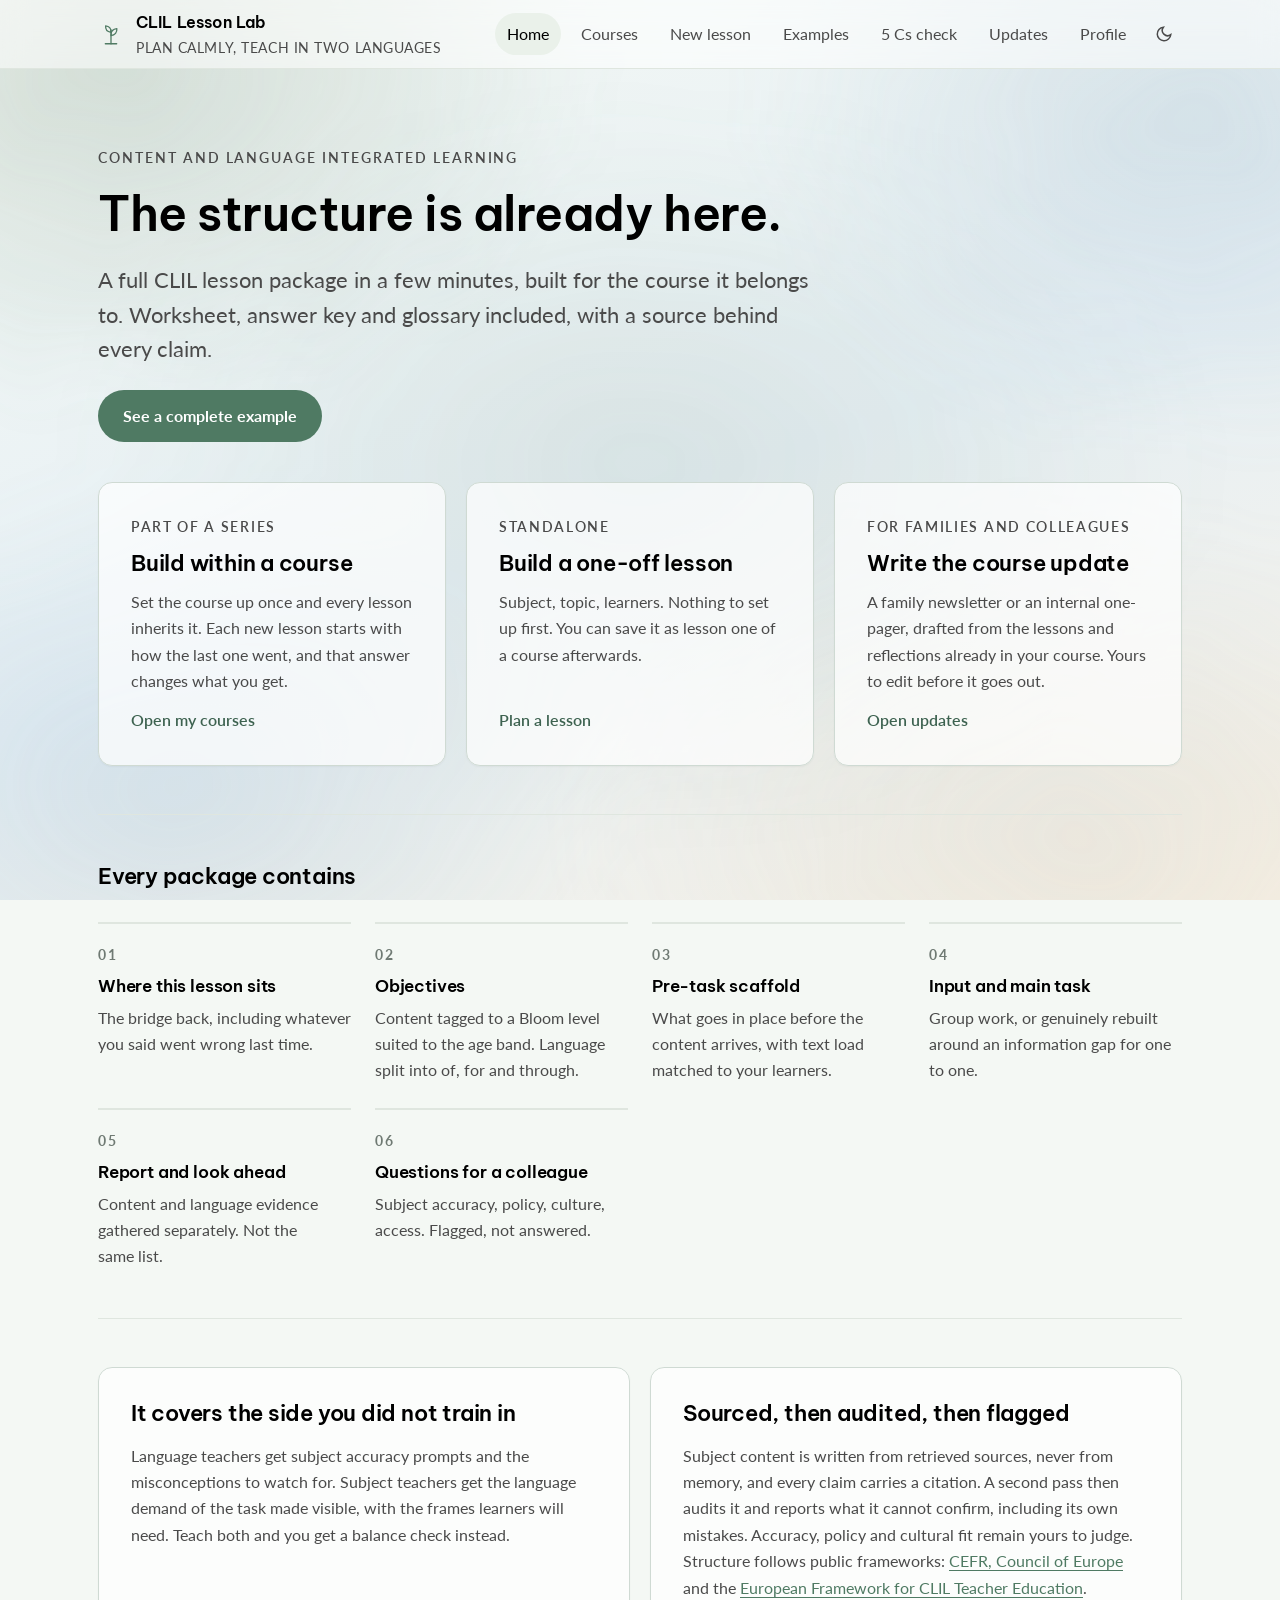
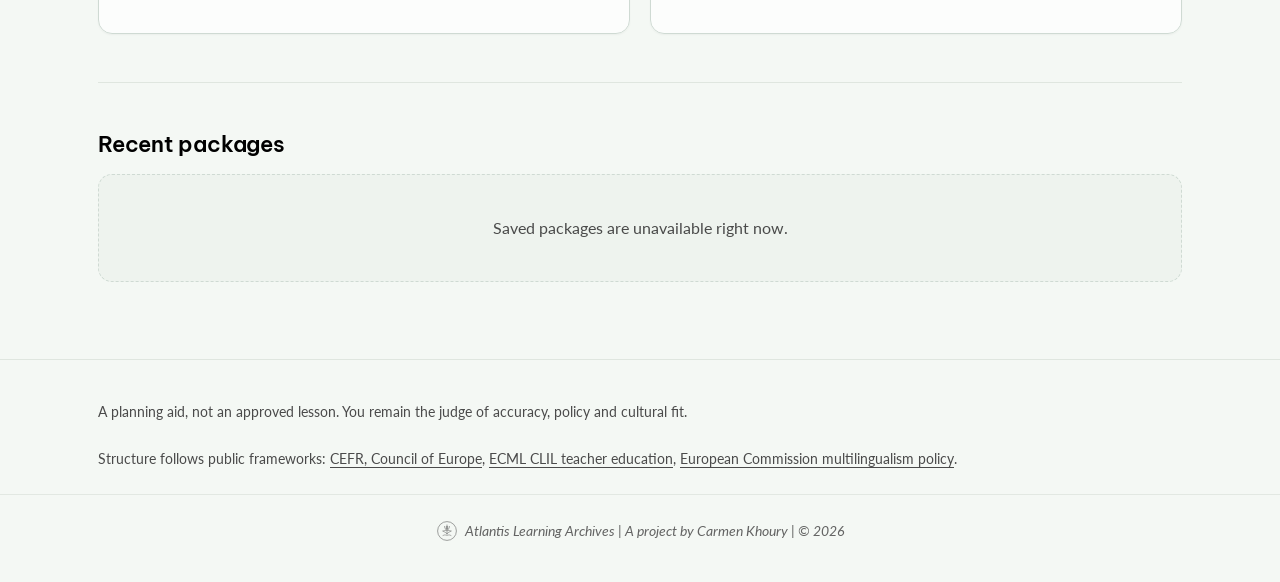
<file: index.html>
<!doctype html>
<html lang="en">
<head>
<meta charset="utf-8">
<meta name="viewport" content="width=device-width, initial-scale=1">
<title>CLIL Lesson Lab — plan calmly, teach in two languages</title>
<meta name="description" content="Structured CLIL lesson packages, course by course. Plan, reflect, and keep families and colleagues informed.">
<link rel="preconnect" href="https://fonts.googleapis.com">
<link rel="preconnect" href="https://fonts.gstatic.com" crossorigin>
<link href="https://fonts.googleapis.com/css2?family=Be+Vietnam+Pro:wght@400;500;600&family=Lato:wght@300;400;700&display=swap" rel="stylesheet">
<link rel="stylesheet" href="assets/css/base.css">
<link rel="stylesheet" href="assets/css/style.css">
</head>
<body data-page="home">

<main>
  <div class="shell">

    <p class="eyebrow">Content and Language Integrated Learning</p>
    <h1 class="hero-title">The structure is already here.</h1>
    <p class="lede">
      A full CLIL lesson package in a few minutes, built for the course it belongs to. Worksheet, answer
      key and glossary included, with a source behind every claim.
    </p>
    <p style="margin-top:var(--space-6)">
      <a class="btn btn--primary" href="exemplars.html">See a complete example</a>
    </p>

    <div class="door-grid">
      <a class="door" href="courses.html">
        <span class="door__step">Part of a series</span>
        <h2>Build within a course</h2>
        <p>
          Set the course up once and every lesson inherits it. Each new lesson starts with how the last
          one went, and that answer changes what you get.
        </p>
        <span class="door__more">Open my courses</span>
      </a>

      <a class="door" href="build.html">
        <span class="door__step">Standalone</span>
        <h2>Build a one-off lesson</h2>
        <p>
          Subject, topic, learners. Nothing to set up first. You can save it as lesson one of a course
          afterwards.
        </p>
        <span class="door__more">Plan a lesson</span>
      </a>

      <a class="door" href="reports.html">
        <span class="door__step">For families and colleagues</span>
        <h2>Write the course update</h2>
        <p>
          A family newsletter or an internal one-pager, drafted from the lessons and reflections already
          in your course. Yours to edit before it goes out.
        </p>
        <span class="door__more">Open updates</span>
      </a>
    </div>

    <hr class="rule">

    <h2 class="section-title">Every package contains</h2>
    <ol class="steps">
      <li>
        <span class="num">01</span>
        <h3>Where this lesson sits</h3>
        <p>The bridge back, including whatever you said went wrong last time.</p>
      </li>
      <li>
        <span class="num">02</span>
        <h3>Objectives</h3>
        <p>Content tagged to a Bloom level suited to the age band. Language split into of, for and through.</p>
      </li>
      <li>
        <span class="num">03</span>
        <h3>Pre-task scaffold</h3>
        <p>What goes in place before the content arrives, with text load matched to your learners.</p>
      </li>
      <li>
        <span class="num">04</span>
        <h3>Input and main task</h3>
        <p>Group work, or genuinely rebuilt around an information gap for one to one.</p>
      </li>
      <li>
        <span class="num">05</span>
        <h3>Report and look ahead</h3>
        <p>Content and language evidence gathered separately. Not the same list.</p>
      </li>
      <li>
        <span class="num">06</span>
        <h3>Questions for a colleague</h3>
        <p>Subject accuracy, policy, culture, access. Flagged, not answered.</p>
      </li>
    </ol>

    <hr class="rule">

    <div class="two-col">
      <div class="card">
        <h2 class="section-title">It covers the side you did not train in</h2>
        <p class="muted" style="font-size:var(--text-sm)">
          Language teachers get subject accuracy prompts and the misconceptions to watch for. Subject
          teachers get the language demand of the task made visible, with the frames learners will need.
          Teach both and you get a balance check instead.
        </p>
      </div>
      <div class="card">
        <h2 class="section-title">Sourced, then audited, then flagged</h2>
        <p class="muted" style="font-size:var(--text-sm)">
          Subject content is written from retrieved sources, never from memory, and every claim carries a
          citation. A second pass then audits it and reports what it cannot confirm, including its own
          mistakes. Accuracy, policy and cultural fit remain yours to judge. Structure follows public
          frameworks:
          <a href="https://www.coe.int/en/web/common-european-framework-reference-languages/cefr-descriptors">CEFR,
          Council of Europe</a> and the
          <a href="https://www.ecml.at/en/Resources/ECML-resources/ID/35">European Framework for CLIL
          Teacher Education</a>.
        </p>
      </div>
    </div>

    <hr class="rule">

    <h2 class="section-title">Recent packages</h2>
    <div data-recent>
      <div class="skeleton" style="width:60%"></div>
    </div>

  </div>
</main>

<script src="assets/js/app.js"></script>
</body>
</html>
</file>
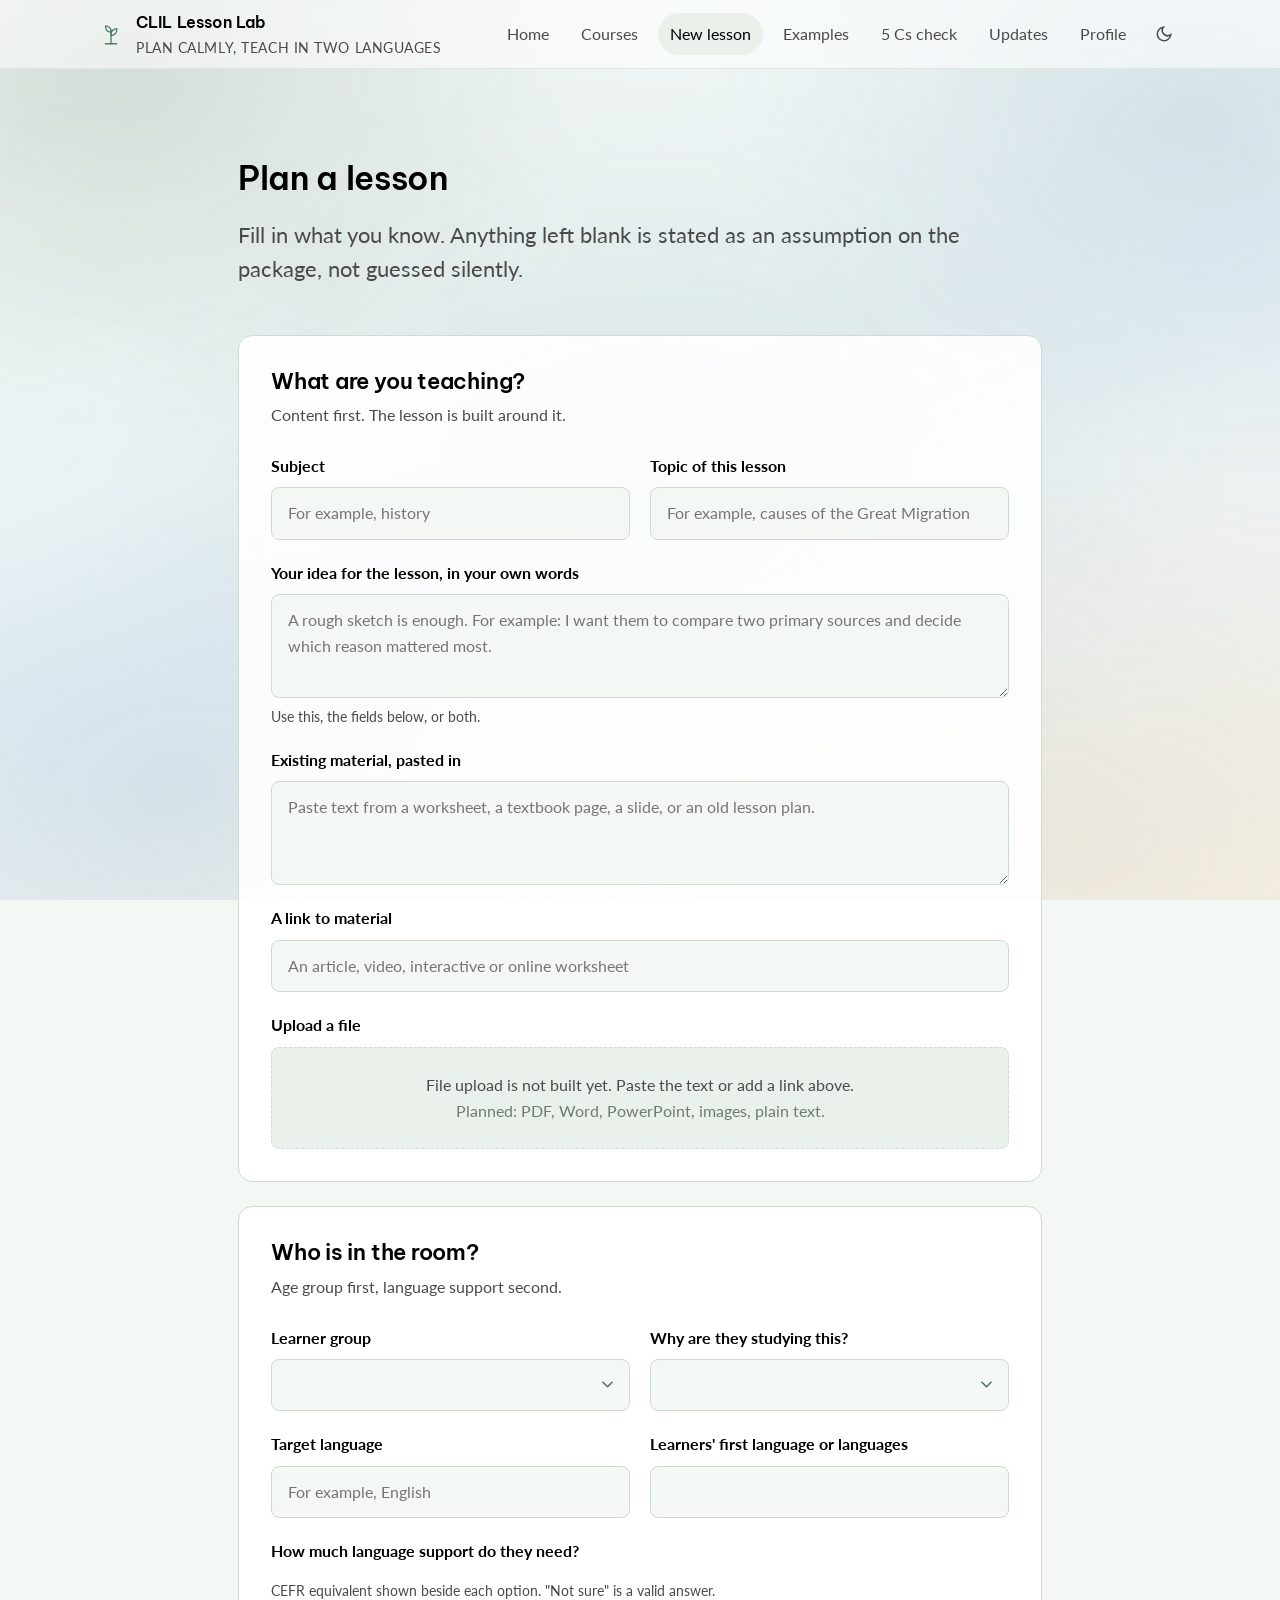
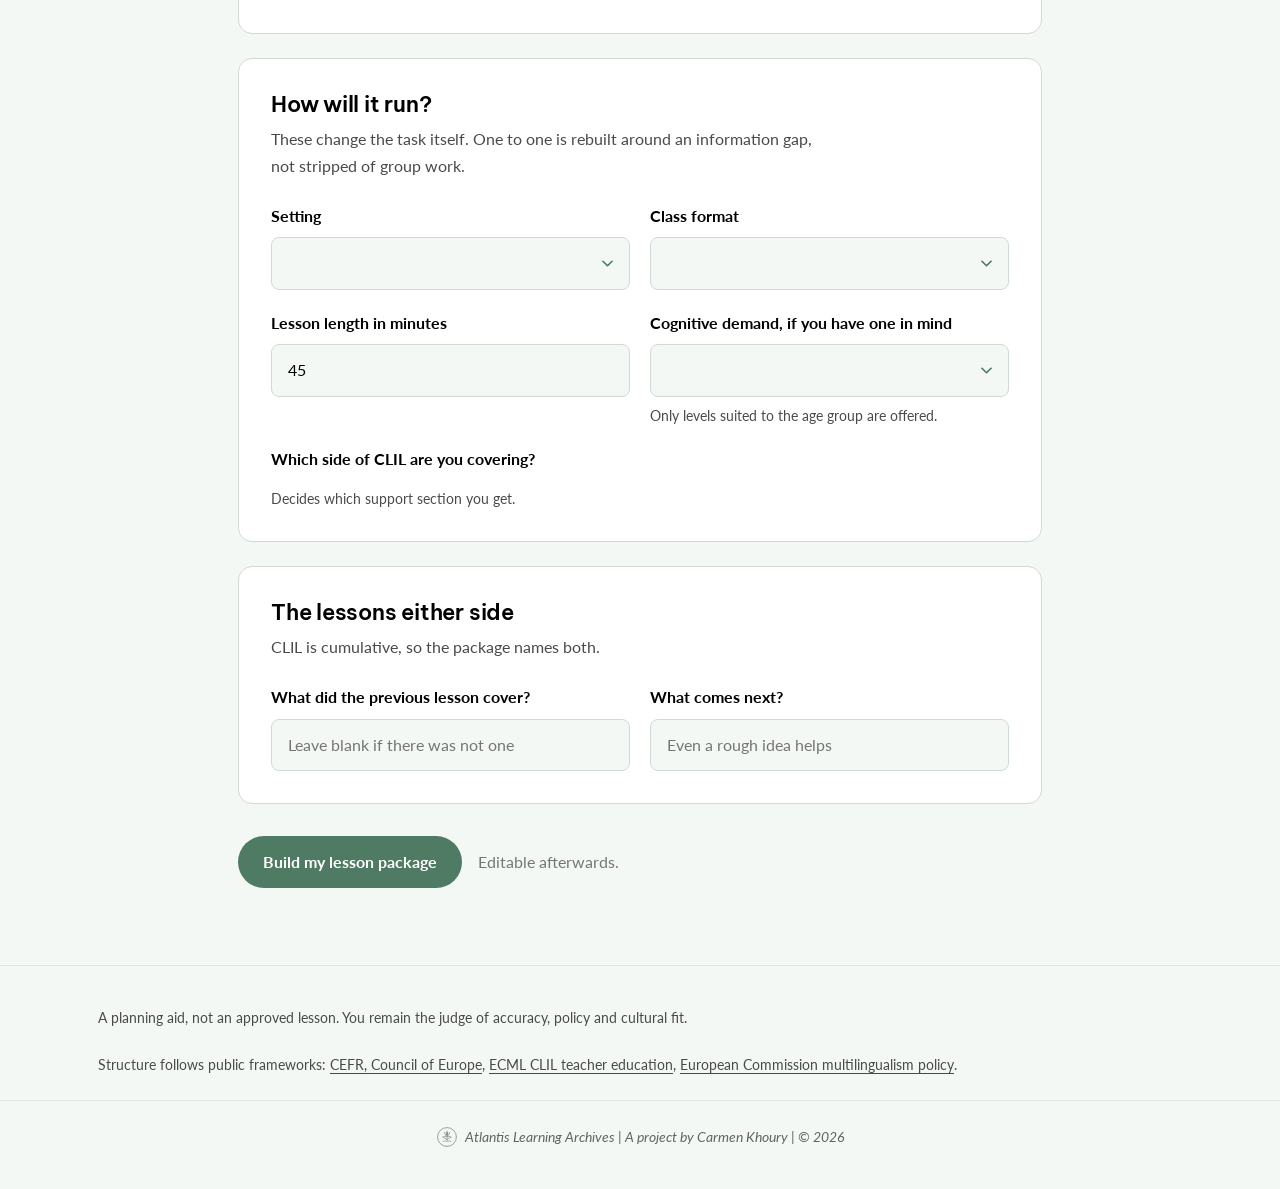
<file: build.html>
<!doctype html>
<html lang="en">
<head>
<meta charset="utf-8">
<meta name="viewport" content="width=device-width, initial-scale=1">
<title>Plan a lesson — CLIL Lesson Lab</title>
<link rel="preconnect" href="https://fonts.googleapis.com">
<link rel="preconnect" href="https://fonts.gstatic.com" crossorigin>
<link href="https://fonts.googleapis.com/css2?family=Be+Vietnam+Pro:wght@400;500;600&family=Lato:wght@300;400;700&display=swap" rel="stylesheet">
<link rel="stylesheet" href="assets/css/base.css">
<link rel="stylesheet" href="assets/css/style.css">
</head>
<body data-page="build">

<main>
  <div class="shell shell--narrow">

    <div class="card" id="course-banner" hidden style="margin-bottom:var(--space-10)"></div>

    <h1 class="page-title">Plan a lesson</h1>
    <p class="lede">
      Fill in what you know. Anything left blank is stated as an assumption on the package, not guessed
      silently.
    </p>

    <form id="build-form" style="margin-top:var(--space-12)">
      <input type="hidden" name="course_id">
      <input type="hidden" name="reflect_lesson_id">

      <!-- Reflection on the prior lesson. Only shown inside a course. -->
      <section class="form-section" id="reflect-section" hidden>
        <header>
          <h2>How did the last lesson go?</h2>
          <p id="reflect-intro"></p>
        </header>
        <div class="field-grid">
          <div class="field field--full">
            <label for="r_overall">In a sentence, how did it go?</label>
            <input type="text" id="r_overall" name="r_overall" placeholder="Optional">
          </div>
          <div class="field">
            <label for="r_content">Did learners meet the content objective?</label>
            <select id="r_content" name="r_content">
              <option value="">Prefer not to say</option>
              <option value="met">Yes, met it</option>
              <option value="partly">Partly</option>
              <option value="not_yet">Not yet</option>
            </select>
          </div>
          <div class="field">
            <label for="r_language">Did learners meet the language objective?</label>
            <select id="r_language" name="r_language">
              <option value="">Prefer not to say</option>
              <option value="met">Yes, met it</option>
              <option value="partly">Partly</option>
              <option value="not_yet">Not yet</option>
            </select>
            <p class="hint">Separate on purpose. A learner can understand the science and still not have
               the words for it.</p>
          </div>
          <div class="field field--full">
            <label for="r_struggle">Where did learners struggle?</label>
            <input type="text" id="r_struggle" name="r_struggle" placeholder="For example, the reading, the group instructions, the technology">
            <p class="hint">Targeted directly in the next pre-task scaffold.</p>
          </div>
          <div class="field field--full">
            <label for="r_enjoyed">What did learners particularly enjoy or respond well to?</label>
            <input type="text" id="r_enjoyed" name="r_enjoyed" placeholder="For example, the sorting activity, working in threes">
            <p class="hint">Kept in the next main task rather than replaced.</p>
          </div>
          <div class="field">
            <label for="r_cut">Anything you had to cut or ran out of time for?</label>
            <input type="text" id="r_cut" name="r_cut" placeholder="Optional">
          </div>
          <div class="field">
            <label for="r_carry">Anything you want to repeat or carry forward?</label>
            <input type="text" id="r_carry" name="r_carry" placeholder="Optional">
          </div>
        </div>
      </section>

      <section class="form-section">
        <header>
          <h2>What are you teaching?</h2>
          <p>Content first. The lesson is built around it.</p>
        </header>
        <div class="field-grid">
          <div class="field">
            <label for="b-subject">Subject</label>
            <input type="text" id="b-subject" name="subject" required placeholder="For example, history">
          </div>
          <div class="field">
            <label for="b-topic">Topic of this lesson</label>
            <input type="text" id="b-topic" name="topic" required placeholder="For example, causes of the Great Migration">
          </div>
          <div class="field field--full">
            <label for="b-idea">Your idea for the lesson, in your own words</label>
            <textarea id="b-idea" name="lesson_idea" placeholder="A rough sketch is enough. For example: I want them to compare two primary sources and decide which reason mattered most."></textarea>
            <p class="hint">Use this, the fields below, or both.</p>
          </div>
          <div class="field field--full">
            <label for="b-source">Existing material, pasted in</label>
            <textarea id="b-source" name="source_text" placeholder="Paste text from a worksheet, a textbook page, a slide, or an old lesson plan."></textarea>
          </div>
          <div class="field field--full">
            <label for="b-link">A link to material</label>
            <input type="text" id="b-link" name="source_link" placeholder="An article, video, interactive or online worksheet">
          </div>
          <div class="field field--full">
            <span class="field__label">Upload a file</span>
            <div class="file-drop">
              File upload is not built yet. Paste the text or add a link above.
              <br><span class="faint">Planned: PDF, Word, PowerPoint, images, plain text.</span>
            </div>
          </div>
        </div>
      </section>

      <section class="form-section">
        <header>
          <h2>Who is in the room?</h2>
          <p>Age group first, language support second.</p>
        </header>
        <div class="field-grid">
          <div class="field">
            <label for="b-learner_group">Learner group</label>
            <select id="b-learner_group" name="learner_group"></select>
          </div>
          <div class="field">
            <label for="b-purpose">Why are they studying this?</label>
            <select id="b-purpose" name="purpose"></select>
          </div>
          <div class="field">
            <label for="b-target_language">Target language</label>
            <input type="text" id="b-target_language" name="target_language" placeholder="For example, English">
          </div>
          <div class="field">
            <label for="b-first_language">Learners' first language or languages</label>
            <input type="text" id="b-first_language" name="first_language">
          </div>
          <div class="field field--full">
            <span class="field__label">How much language support do they need?</span>
            <div class="choice-row" id="b-support-row"></div>
            <p class="hint">CEFR equivalent shown beside each option. "Not sure" is a valid answer.</p>
          </div>
        </div>
      </section>

      <section class="form-section">
        <header>
          <h2>How will it run?</h2>
          <p>These change the task itself. One to one is rebuilt around an information gap, not stripped of
             group work.</p>
        </header>
        <div class="field-grid">
          <div class="field">
            <label for="b-setting">Setting</label>
            <select id="b-setting" name="setting"></select>
          </div>
          <div class="field">
            <label for="b-format">Class format</label>
            <select id="b-format" name="format"></select>
          </div>
          <div class="field">
            <label for="b-minutes">Lesson length in minutes</label>
            <input type="number" id="b-minutes" name="minutes" min="10" max="240" value="45">
          </div>
          <div class="field">
            <label for="b-bloom">Cognitive demand, if you have one in mind</label>
            <select id="b-bloom" name="bloom_level"></select>
            <p class="hint">Only levels suited to the age group are offered.</p>
          </div>
          <div class="field field--full">
            <span class="field__label">Which side of CLIL are you covering?</span>
            <div class="choice-row" id="b-role-row"></div>
            <p class="hint">Decides which support section you get.</p>
          </div>
        </div>
      </section>

      <section class="form-section">
        <header>
          <h2>The lessons either side</h2>
          <p>CLIL is cumulative, so the package names both.</p>
        </header>
        <div class="field-grid">
          <div class="field">
            <label for="b-prior">What did the previous lesson cover?</label>
            <input type="text" id="b-prior" name="prior_lesson" placeholder="Leave blank if there was not one">
          </div>
          <div class="field">
            <label for="b-next">What comes next?</label>
            <input type="text" id="b-next" name="next_topic" placeholder="Even a rough idea helps">
          </div>
        </div>
      </section>

      <div class="form-actions">
        <button class="btn btn--primary" type="submit" id="build-submit">Build my lesson package</button>
        <span class="faint">Editable afterwards.</span>
      </div>

      <div id="build-status" class="card card--quiet" hidden style="margin-top:var(--space-6)"></div>
    </form>

  </div>
</main>

<script src="assets/js/app.js"></script>
</body>
</html>
</file>
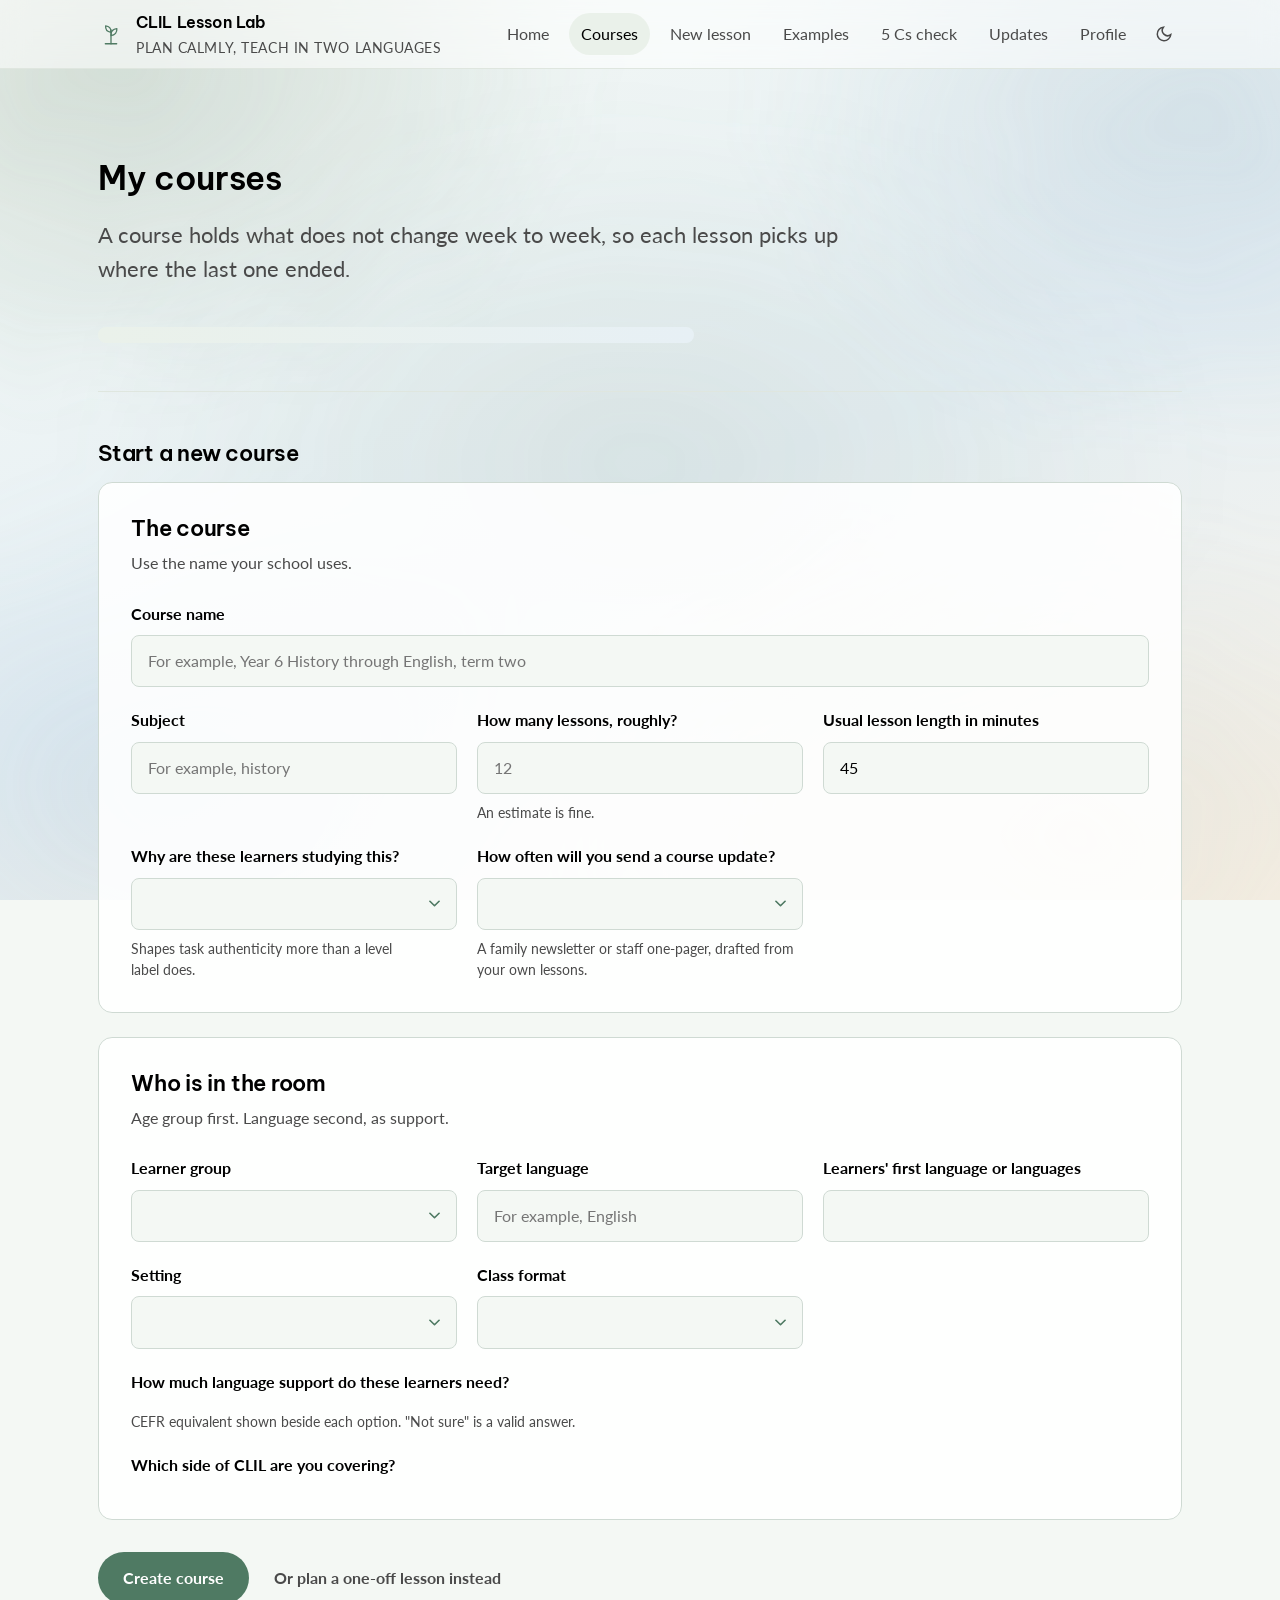
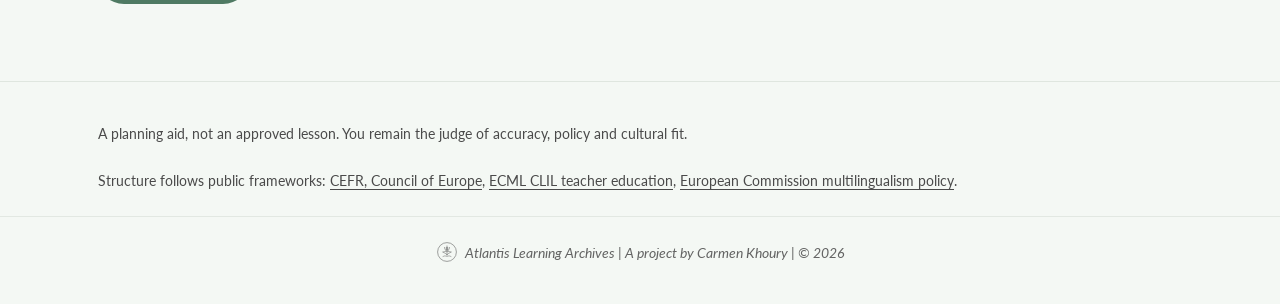
<file: courses.html>
<!doctype html>
<html lang="en">
<head>
<meta charset="utf-8">
<meta name="viewport" content="width=device-width, initial-scale=1">
<title>My courses — CLIL Lesson Lab</title>
<link rel="preconnect" href="https://fonts.googleapis.com">
<link rel="preconnect" href="https://fonts.gstatic.com" crossorigin>
<link href="https://fonts.googleapis.com/css2?family=Be+Vietnam+Pro:wght@400;500;600&family=Lato:wght@300;400;700&display=swap" rel="stylesheet">
<link rel="stylesheet" href="assets/css/base.css">
<link rel="stylesheet" href="assets/css/style.css">
</head>
<body data-page="courses">

<main>
  <div class="shell">

    <h1 class="page-title">My courses</h1>
    <p class="lede">
      A course holds what does not change week to week, so each lesson picks up where the last one ended.
    </p>

    <div style="margin-top:var(--space-10)" id="course-list">
      <div class="skeleton" style="width:55%"></div>
    </div>

    <hr class="rule">

    <h2 class="section-title">Start a new course</h2>
    <form id="course-form">

      <section class="form-section">
        <header>
          <h2>The course</h2>
          <p>Use the name your school uses.</p>
        </header>
        <div class="field-grid">
          <div class="field field--full">
            <label for="c-name">Course name</label>
            <input type="text" id="c-name" name="name" required placeholder="For example, Year 6 History through English, term two">
          </div>
          <div class="field">
            <label for="c-subject">Subject</label>
            <input type="text" id="c-subject" name="subject" required placeholder="For example, history">
          </div>
          <div class="field">
            <label for="c-lesson_total">How many lessons, roughly?</label>
            <input type="number" id="c-lesson_total" name="lesson_total" min="1" max="200" placeholder="12">
            <p class="hint">An estimate is fine.</p>
          </div>
          <div class="field">
            <label for="c-minutes">Usual lesson length in minutes</label>
            <input type="number" id="c-minutes" name="minutes" min="10" max="240" value="45">
          </div>
          <div class="field">
            <label for="c-purpose">Why are these learners studying this?</label>
            <select id="c-purpose" name="purpose"></select>
            <p class="hint">Shapes task authenticity more than a level label does.</p>
          </div>
          <div class="field">
            <label for="c-cadence">How often will you send a course update?</label>
            <select id="c-cadence" name="cadence"></select>
            <p class="hint">A family newsletter or staff one-pager, drafted from your own lessons.</p>
          </div>
        </div>
      </section>

      <section class="form-section">
        <header>
          <h2>Who is in the room</h2>
          <p>Age group first. Language second, as support.</p>
        </header>
        <div class="field-grid">
          <div class="field">
            <label for="c-learner_group">Learner group</label>
            <select id="c-learner_group" name="learner_group"></select>
          </div>
          <div class="field">
            <label for="c-target_language">Target language</label>
            <input type="text" id="c-target_language" name="target_language" placeholder="For example, English">
          </div>
          <div class="field">
            <label for="c-first_language">Learners' first language or languages</label>
            <input type="text" id="c-first_language" name="first_language">
          </div>
          <div class="field">
            <label for="c-setting">Setting</label>
            <select id="c-setting" name="setting"></select>
          </div>
          <div class="field">
            <label for="c-format">Class format</label>
            <select id="c-format" name="format"></select>
          </div>
          <div class="field field--full">
            <span class="field__label">How much language support do these learners need?</span>
            <div class="choice-row" id="c-support-row"></div>
            <p class="hint">CEFR equivalent shown beside each option. "Not sure" is a valid answer.</p>
          </div>
          <div class="field field--full">
            <span class="field__label">Which side of CLIL are you covering?</span>
            <div class="choice-row" id="c-role-row"></div>
          </div>
        </div>
      </section>

      <div class="form-actions">
        <button class="btn btn--primary" type="submit">Create course</button>
        <a class="btn btn--text" href="build.html">Or plan a one-off lesson instead</a>
      </div>
    </form>

  </div>
</main>

<script src="assets/js/app.js"></script>
</body>
</html>
</file>
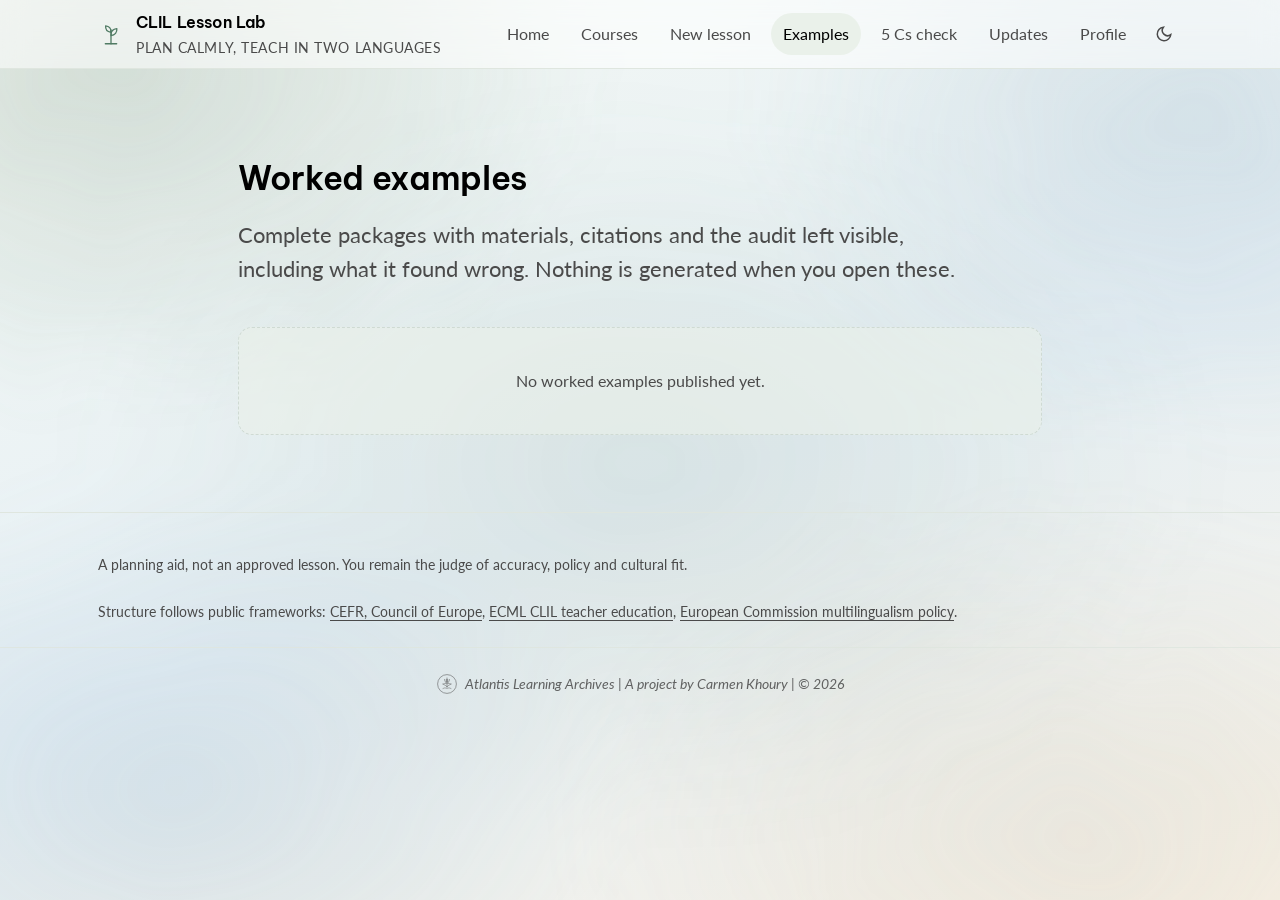
<file: exemplars.html>
<!doctype html>
<html lang="en">
<head>
<meta charset="utf-8">
<meta name="viewport" content="width=device-width, initial-scale=1">
<title>Worked examples — CLIL Lesson Lab</title>
<meta name="description" content="Complete CLIL lesson packages with worksheet, answer key, glossary, citations and the audit left visible.">
<link rel="preconnect" href="https://fonts.googleapis.com">
<link rel="preconnect" href="https://fonts.gstatic.com" crossorigin>
<link href="https://fonts.googleapis.com/css2?family=Be+Vietnam+Pro:wght@400;500;600&family=Lato:wght@300;400;700&display=swap" rel="stylesheet">
<link rel="stylesheet" href="assets/css/base.css">
<link rel="stylesheet" href="assets/css/style.css">
</head>
<body data-page="exemplars">

<main>
  <div class="shell shell--narrow" id="exemplar-root">
    <div class="skeleton" style="width:42%;height:1.6rem"></div>
    <div class="skeleton" style="width:66%;margin-top:1rem"></div>
  </div>
</main>

<script src="assets/js/app.js"></script>
<script src="assets/js/enriched.js"></script>
<script src="assets/js/fivecs.js"></script>
</body>
</html>
</file>
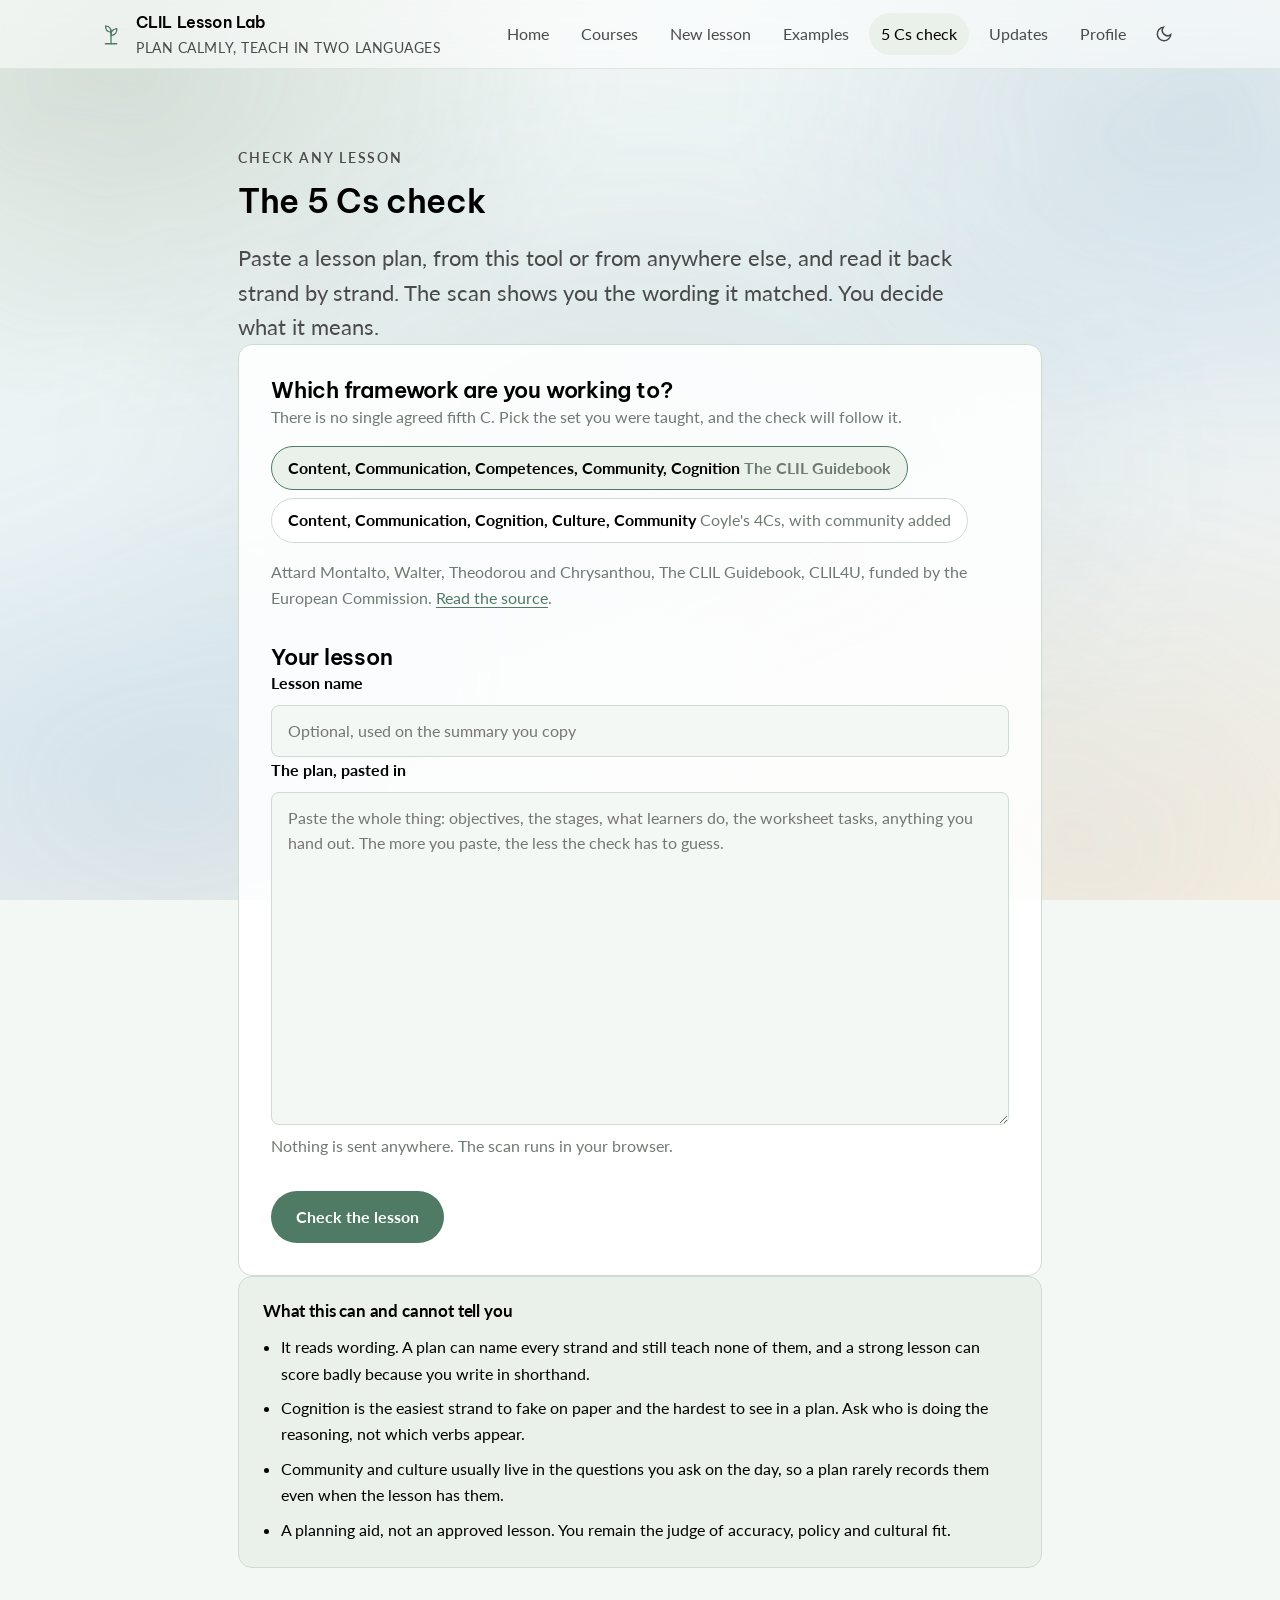
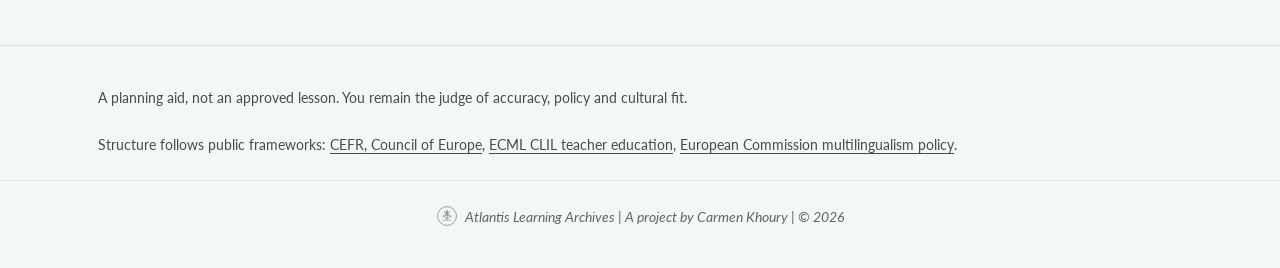
<file: fivecs.html>
<!doctype html>
<html lang="en">
<head>
<meta charset="utf-8">
<meta name="viewport" content="width=device-width, initial-scale=1">
<title>The 5 Cs check</title>
<link rel="preconnect" href="https://fonts.googleapis.com">
<link rel="preconnect" href="https://fonts.gstatic.com" crossorigin>
<link href="https://fonts.googleapis.com/css2?family=Be+Vietnam+Pro:wght@400;500;600&family=Lato:wght@300;400;700&display=swap" rel="stylesheet">
<link rel="stylesheet" href="assets/css/base.css">
<link rel="stylesheet" href="assets/css/style.css">
</head>
<body data-page="fivecs">

<main>
  <div class="shell shell--narrow" id="fivecs-root">
    <p class="eyebrow">Check any lesson</p>
    <h1 class="page-title">The 5 Cs check</h1>
    <p class="lede">Paste a lesson plan, from this tool or from anywhere else, and read it back
      strand by strand. The scan shows you the wording it matched. You decide what it means.</p>

    <div class="helpbox" data-fivecs-loaded hidden>
      Loaded from your package: <strong></strong>. Results are below. You can paste a different
      plan at any time.
    </div>

    <form class="form-section" data-fivecs-form>
      <h2>Which framework are you working to?</h2>
      <p class="faint">There is no single agreed fifth C. Pick the set you were taught, and the
        check will follow it.</p>

      <div class="choice-row" style="margin-top:var(--space-4)">
        <label class="choice">
          <input type="radio" name="fivecs-framework" value="guidebook" checked>
          <span>
            <strong>Content, Communication, Competences, Community, Cognition</strong>
            <span class="faint">The CLIL Guidebook</span>
          </span>
        </label>
        <label class="choice">
          <input type="radio" name="fivecs-framework" value="coyle">
          <span>
            <strong>Content, Communication, Cognition, Culture, Community</strong>
            <span class="faint">Coyle's 4Cs, with community added</span>
          </span>
        </label>
      </div>

      <p class="faint" style="margin-top:var(--space-4)">
        <span data-fivecs-cite>Attard Montalto, Walter, Theodorou and Chrysanthou, The CLIL Guidebook, CLIL4U, funded by the European Commission.</span>
        <a data-fivecs-cite-link href="https://languages.dk/archive/clil4u/book/CLIL%20Book%20Original%20EN.pdf" target="_blank" rel="noopener">Read the source</a>.
      </p>

      <h2 style="margin-top:var(--space-8)">Your lesson</h2>

      <div class="field">
        <label for="fivecs-title">Lesson name</label>
        <input type="text" id="fivecs-title" placeholder="Optional, used on the summary you copy">
      </div>

      <div class="field field--full">
        <label for="fivecs-text">The plan, pasted in</label>
        <textarea id="fivecs-text" rows="12"
          placeholder="Paste the whole thing: objectives, the stages, what learners do, the worksheet tasks, anything you hand out. The more you paste, the less the check has to guess."></textarea>
        <p class="faint">Nothing is sent anywhere. The scan runs in your browser.</p>
      </div>

      <div class="form-actions">
        <button class="btn btn--primary" type="submit">Check the lesson</button>
      </div>
    </form>

    <div id="fivecs-out"></div>

    <div class="disclaimer">
      <h2>What this can and cannot tell you</h2>
      <ul class="bullets">
        <li>It reads wording. A plan can name every strand and still teach none of them, and a
          strong lesson can score badly because you write in shorthand.</li>
        <li>Cognition is the easiest strand to fake on paper and the hardest to see in a plan.
          Ask who is doing the reasoning, not which verbs appear.</li>
        <li>Community and culture usually live in the questions you ask on the day, so a plan
          rarely records them even when the lesson has them.</li>
        <li>A planning aid, not an approved lesson. You remain the judge of accuracy, policy
          and cultural fit.</li>
      </ul>
    </div>
  </div>
</main>

<script src="assets/js/app.js"></script>
<script src="assets/js/fivecs.js"></script>
</body>
</html>
</file>
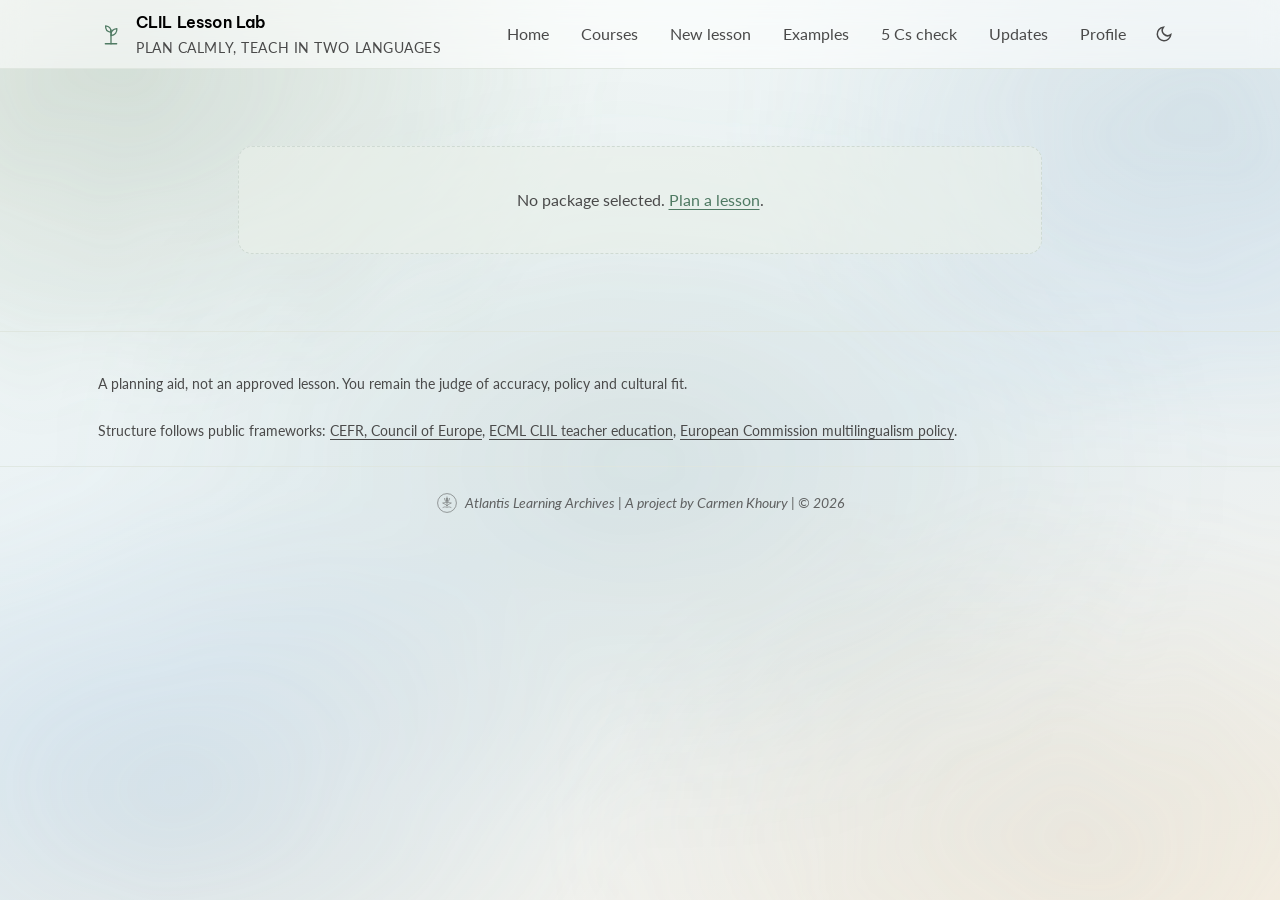
<file: package.html>
<!doctype html>
<html lang="en">
<head>
<meta charset="utf-8">
<meta name="viewport" content="width=device-width, initial-scale=1">
<title>CLIL Lesson Package</title>
<link rel="preconnect" href="https://fonts.googleapis.com">
<link rel="preconnect" href="https://fonts.gstatic.com" crossorigin>
<link href="https://fonts.googleapis.com/css2?family=Be+Vietnam+Pro:wght@400;500;600&family=Lato:wght@300;400;700&display=swap" rel="stylesheet">
<link rel="stylesheet" href="assets/css/base.css">
<link rel="stylesheet" href="assets/css/style.css">
</head>
<body data-page="package">

<main>
  <div class="shell shell--narrow" id="package-root">
    <div class="skeleton" style="width:45%;height:1.6rem"></div>
    <div class="skeleton" style="width:70%;margin-top:1rem"></div>
    <div class="skeleton" style="width:60%;margin-top:.6rem"></div>
  </div>
</main>

<script src="assets/js/app.js"></script>
<script src="assets/js/enriched.js"></script>
<script src="assets/js/fivecs.js"></script>
</body>
</html>
</file>
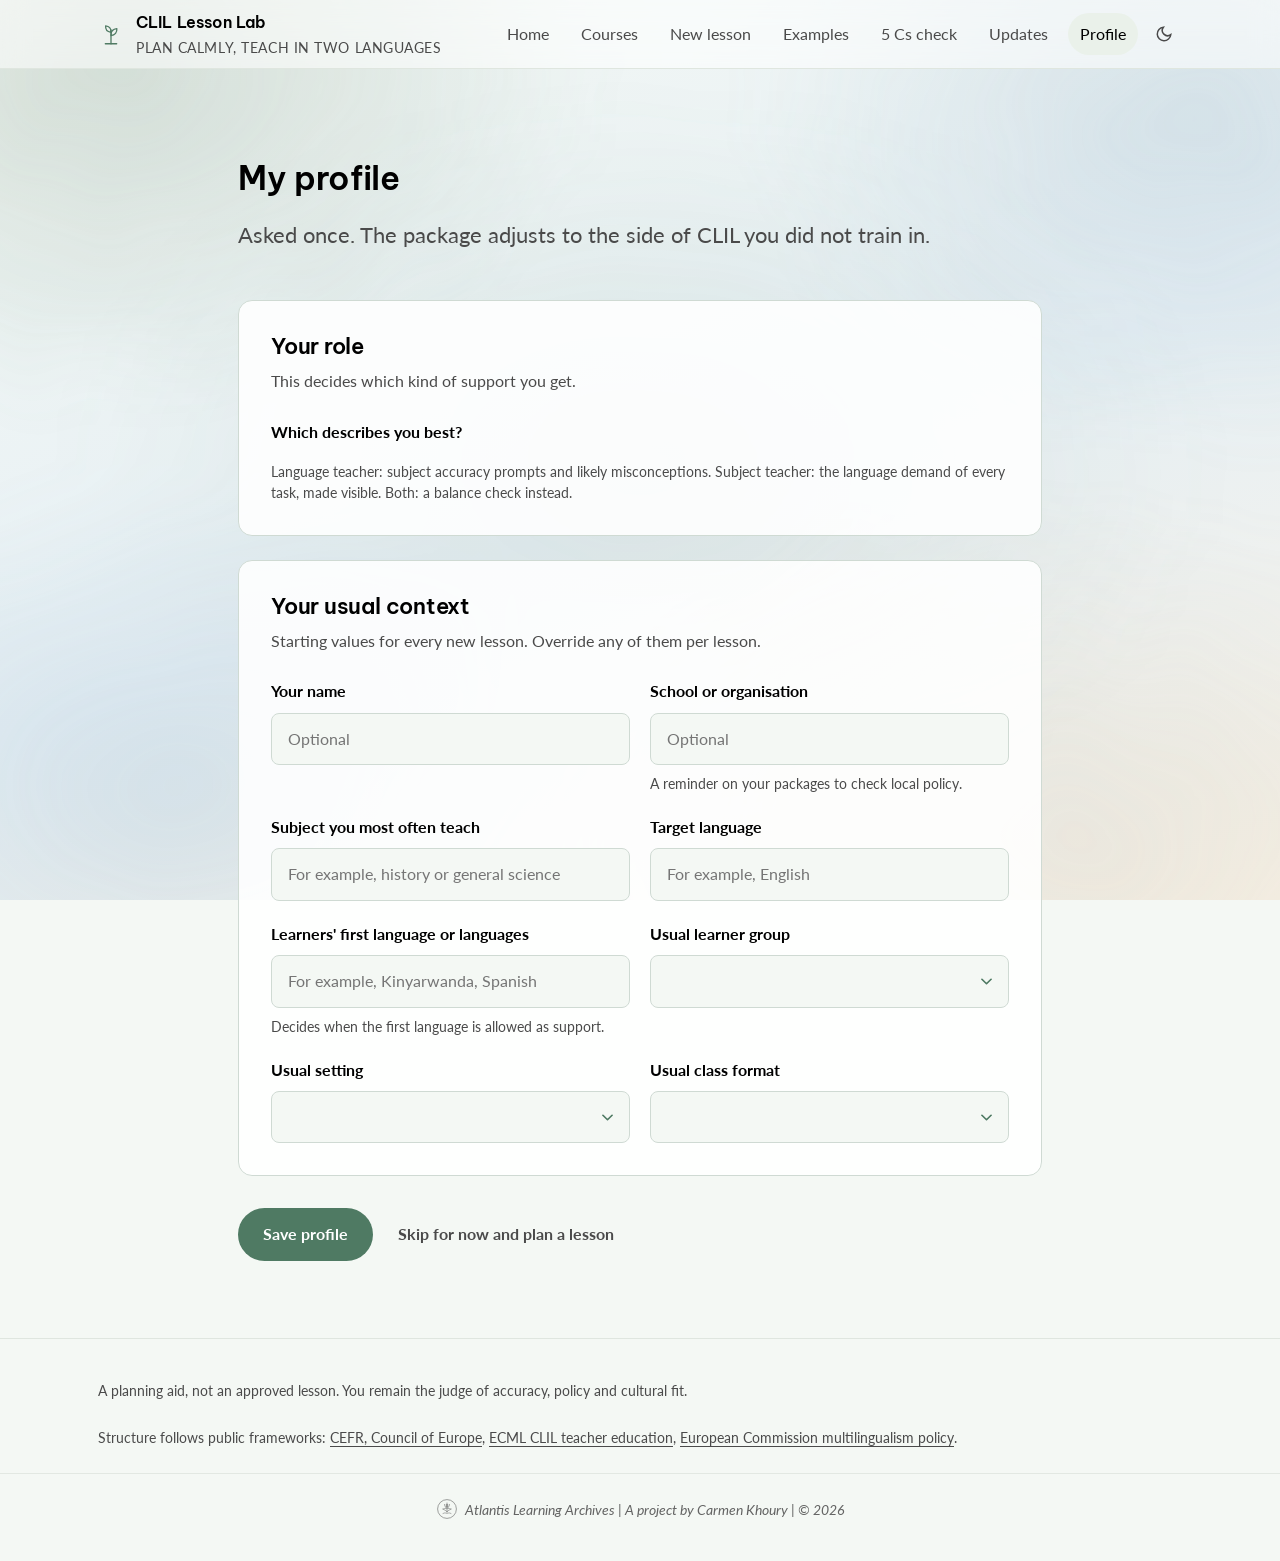
<file: profile.html>
<!doctype html>
<html lang="en">
<head>
<meta charset="utf-8">
<meta name="viewport" content="width=device-width, initial-scale=1">
<title>My profile — CLIL Lesson Lab</title>
<link rel="preconnect" href="https://fonts.googleapis.com">
<link rel="preconnect" href="https://fonts.gstatic.com" crossorigin>
<link href="https://fonts.googleapis.com/css2?family=Be+Vietnam+Pro:wght@400;500;600&family=Lato:wght@300;400;700&display=swap" rel="stylesheet">
<link rel="stylesheet" href="assets/css/base.css">
<link rel="stylesheet" href="assets/css/style.css">
</head>
<body data-page="profile">

<main>
  <div class="shell shell--narrow">

    <h1 class="page-title">My profile</h1>
    <p class="lede">
      Asked once. The package adjusts to the side of CLIL you did not train in.
    </p>

    <form id="profile-form" style="margin-top:var(--space-12)">

      <section class="form-section">
        <header>
          <h2>Your role</h2>
          <p>This decides which kind of support you get.</p>
        </header>
        <div class="field field--full">
          <span class="field__label">Which describes you best?</span>
          <div class="choice-row" id="role-row"></div>
          <p class="hint">
            Language teacher: subject accuracy prompts and likely misconceptions.
            Subject teacher: the language demand of every task, made visible.
            Both: a balance check instead.
          </p>
        </div>
      </section>

      <section class="form-section">
        <header>
          <h2>Your usual context</h2>
          <p>Starting values for every new lesson. Override any of them per lesson.</p>
        </header>
        <div class="field-grid">
          <div class="field">
            <label for="name">Your name</label>
            <input type="text" id="name" name="name" placeholder="Optional">
          </div>
          <div class="field">
            <label for="institution">School or organisation</label>
            <input type="text" id="institution" name="institution" placeholder="Optional">
            <p class="hint">A reminder on your packages to check local policy.</p>
          </div>
          <div class="field">
            <label for="subject">Subject you most often teach</label>
            <input type="text" id="subject" name="subject" placeholder="For example, history or general science">
          </div>
          <div class="field">
            <label for="target_language">Target language</label>
            <input type="text" id="target_language" name="target_language" placeholder="For example, English">
          </div>
          <div class="field">
            <label for="first_language">Learners' first language or languages</label>
            <input type="text" id="first_language" name="first_language" placeholder="For example, Kinyarwanda, Spanish">
            <p class="hint">Decides when the first language is allowed as support.</p>
          </div>
          <div class="field">
            <label for="learner_group">Usual learner group</label>
            <select id="learner_group" name="learner_group"></select>
          </div>
          <div class="field">
            <label for="setting">Usual setting</label>
            <select id="setting" name="setting"></select>
          </div>
          <div class="field">
            <label for="format">Usual class format</label>
            <select id="format" name="format"></select>
          </div>
        </div>
      </section>

      <div class="form-actions">
        <button class="btn btn--primary" type="submit">Save profile</button>
        <a class="btn btn--text" href="build.html">Skip for now and plan a lesson</a>
      </div>
    </form>

  </div>
</main>

<script src="assets/js/app.js"></script>
</body>
</html>
</file>
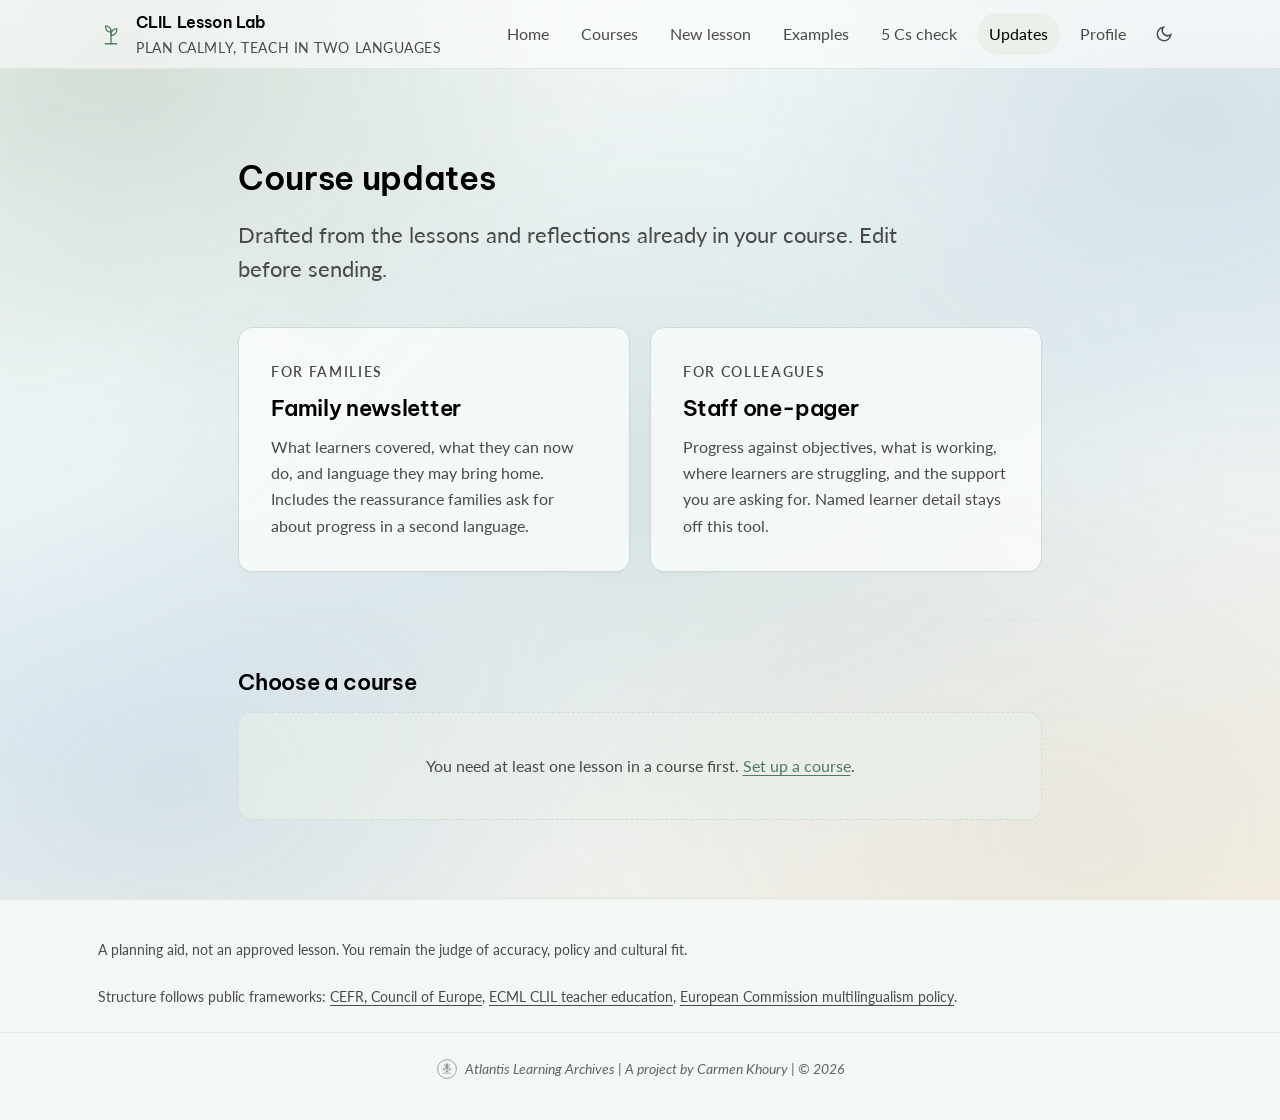
<file: reports.html>
<!doctype html>
<html lang="en">
<head>
<meta charset="utf-8">
<meta name="viewport" content="width=device-width, initial-scale=1">
<title>Course updates — CLIL Lesson Lab</title>
<link rel="preconnect" href="https://fonts.googleapis.com">
<link rel="preconnect" href="https://fonts.gstatic.com" crossorigin>
<link href="https://fonts.googleapis.com/css2?family=Be+Vietnam+Pro:wght@400;500;600&family=Lato:wght@300;400;700&display=swap" rel="stylesheet">
<link rel="stylesheet" href="assets/css/base.css">
<link rel="stylesheet" href="assets/css/style.css">
</head>
<body data-page="reports">

<main>
  <div class="shell shell--narrow" id="reports-root">
    <div class="skeleton" style="width:40%;height:1.6rem"></div>
    <div class="skeleton" style="width:65%;margin-top:1rem"></div>
  </div>
</main>

<script src="assets/js/app.js"></script>
<script src="assets/js/reports.js"></script>
</body>
</html>
</file>
<file: assets/css/base.css>
/* base.css — tokens and reset. Nothing project-specific lives here. */

:root {
  /* Type scale */
  --text-xs: clamp(0.75rem, 0.7rem + 0.25vw, 0.875rem);
  --text-sm: clamp(0.875rem, 0.8rem + 0.35vw, 1rem);
  --text-base: clamp(1rem, 0.95rem + 0.25vw, 1.0625rem);
  --text-lg: clamp(1.125rem, 1rem + 0.6vw, 1.375rem);
  --text-xl: clamp(1.5rem, 1.2rem + 1.1vw, 2.125rem);
  --text-2xl: clamp(2rem, 1.3rem + 2.2vw, 3rem);

  /* Spacing */
  --space-1: 0.25rem;
  --space-2: 0.5rem;
  --space-3: 0.75rem;
  --space-4: 1rem;
  --space-5: 1.25rem;
  --space-6: 1.5rem;
  --space-8: 2rem;
  --space-10: 2.5rem;
  --space-12: 3rem;
  --space-16: 4rem;
  --space-20: 5rem;
  --space-24: 6rem;

  /* Radius */
  --radius-sm: 0.375rem;
  --radius-md: 0.5rem;
  --radius-lg: 0.875rem;
  --radius-xl: 1.25rem;
  --radius-full: 9999px;

  --transition-interactive: 200ms cubic-bezier(0.16, 1, 0.3, 1);

  --content-narrow: 640px;
  --content-default: 900px;
  --content-wide: 1180px;

  --font-display: 'Be Vietnam Pro', 'Lato', 'Helvetica Neue', sans-serif;
  --font-body: 'Lato', 'Be Vietnam Pro', 'Helvetica Neue', sans-serif;
}

/* ---------- Light: cool sage, sky and sand, black text ------------------- */
:root,
[data-theme='light'] {
  --sage: #eaf1ea;
  --sage-soft: #f4f8f4;
  --sky: #e7f0f5;
  --sand: #f7f2e8;

  --color-bg: #f4f8f4;
  --color-surface: #ffffff;
  --color-surface-2: #eaf1ea;
  --color-surface-offset: #e7f0f5;
  --color-divider: #dfe6df;
  --color-border: #cfdad3;

  --color-text: #000000;
  --color-text-muted: #4a4a4a;
  --color-text-faint: #6f7a73;
  --color-text-inverse: #ffffff;

  /* Colour is used only where meaning depends on it. */
  --color-primary: #4f7a63;
  --color-primary-hover: #3d6250;
  --color-primary-soft: #eaf1ea;
  --color-flag: #6b5a34;
  --color-flag-soft: #f7f2e8;

  --page-gradient: linear-gradient(160deg, #f4f8f4 0%, #e7f0f5 54%, #f7f2e8 100%);
  --header-bg: rgba(255, 255, 255, 0.55);
  --panel-bg: rgba(255, 255, 255, 0.7);

  /* Form fields sit on the pale green rather than on white, so an input reads
     as part of the page instead of a hole cut into it, and the focus ring is
     a deepening of the same colour rather than a new one. */
  --field-bg: #f4f8f4;
  --field-bg-hover: #eef4ee;
  --field-bg-focus: #eaf1ea;
  --select-chevron: url("data:image/svg+xml,%3Csvg xmlns='http://www.w3.org/2000/svg' viewBox='0 0 12 8' fill='none' stroke='%234f7a63' stroke-width='1.8' stroke-linecap='round' stroke-linejoin='round'%3E%3Cpath d='M1 1.5 6 6.5 11 1.5'/%3E%3C/svg%3E");

  --shadow-sm: 0 1px 2px rgba(0, 0, 0, 0.04);
  --shadow-md: 0 2px 10px rgba(0, 0, 0, 0.06);
  --shadow-lg: 0 18px 44px rgba(0, 0, 0, 0.09);

  --wash-opacity: 0.75;
  --wash-blend: multiply;
}

/* ---------- Dark: cool slate, same calm ---------------------------------- */
[data-theme='dark'] body {
  color-scheme: dark;
}

[data-theme='dark'] {
  --color-bg: #10151a;
  --color-surface: #1a2128;
  --color-surface-2: #202932;
  --color-surface-offset: #25303a;
  --color-divider: #2a3339;
  --color-border: #38444c;

  --color-text: #eef2ef;
  --color-text-muted: #a8b4ad;
  --color-text-faint: #7d8a83;
  --color-text-inverse: #10151a;

  --color-primary: #7fb597;
  --color-primary-hover: #9ccbb0;
  --color-primary-soft: #1e2b26;
  --color-flag: #cbb27f;
  --color-flag-soft: #23282d;

  --page-gradient: linear-gradient(160deg, #10151a 0%, #131c23 54%, #16201e 100%);
  --header-bg: rgba(26, 33, 40, 0.62);
  --panel-bg: rgba(26, 33, 40, 0.72);

  --field-bg: #1b242b;
  --field-bg-hover: #1e2a30;
  --field-bg-focus: #22303a;
  --select-chevron: url("data:image/svg+xml,%3Csvg xmlns='http://www.w3.org/2000/svg' viewBox='0 0 12 8' fill='none' stroke='%237fb597' stroke-width='1.8' stroke-linecap='round' stroke-linejoin='round'%3E%3Cpath d='M1 1.5 6 6.5 11 1.5'/%3E%3C/svg%3E");

  --shadow-sm: 0 1px 2px rgba(0, 0, 0, 0.3);
  --shadow-md: 0 6px 20px rgba(0, 0, 0, 0.35);
  --shadow-lg: 0 18px 44px rgba(0, 0, 0, 0.45);

  --wash-opacity: 0.22;
  --wash-blend: screen;
}

@media (prefers-color-scheme: dark) {
  :root:not([data-theme]) {
    --color-bg: #10151a;
    --color-text: #eef2ef;
    --page-gradient: linear-gradient(160deg, #10151a 0%, #131c23 54%, #16201e 100%);
  }
}

*,
*::before,
*::after {
  box-sizing: border-box;
  margin: 0;
  padding: 0;
}

html {
  -webkit-text-size-adjust: none;
  text-size-adjust: none;
  -webkit-font-smoothing: antialiased;
  -moz-osx-font-smoothing: grayscale;
  text-rendering: optimizeLegibility;
  scroll-behavior: smooth;
  scroll-padding-top: var(--space-20);
}

body {
  min-height: 100dvh;
  line-height: 1.65;
  font-family: var(--font-body);
  font-size: var(--text-base);
  color: var(--color-text);
  color-scheme: light;
  background-color: var(--color-bg);
  background-image: var(--page-gradient);
  background-attachment: fixed;
  background-repeat: no-repeat;
}

img,
picture,
svg,
video {
  display: block;
  max-width: 100%;
}

input,
button,
textarea,
select {
  font: inherit;
  color: inherit;
}

button {
  background: none;
  border: none;
  cursor: pointer;
}

a {
  color: var(--color-primary);
  text-decoration-thickness: 1px;
  text-underline-offset: 3px;
}

h1,
h2,
h3,
h4 {
  font-family: var(--font-display);
  font-weight: 600;
  line-height: 1.22;
  text-wrap: balance;
  letter-spacing: -0.01em;
}

p,
li {
  text-wrap: pretty;
}

:focus-visible {
  outline: 2px solid var(--color-primary);
  outline-offset: 3px;
  border-radius: var(--radius-sm);
}

@media (prefers-reduced-motion: reduce) {
  *,
  *::before,
  *::after {
    animation-duration: 0.01ms !important;
    transition-duration: 0.01ms !important;
    scroll-behavior: auto !important;
  }
}

.visually-hidden {
  position: absolute;
  width: 1px;
  height: 1px
  ;
  overflow: hidden;
  clip-path: inset(50%);
  white-space: nowrap;
}
</file>
<file: assets/css/style.css>
/* style.css — CLIL Lesson Lab components.
   Restraint is the point: black text on paper, one green accent, colour only
   where it carries meaning (links, primary action, flags to check). */

/* ---------------------------------------------------------------- backdrop */

.wash {
  position: fixed;
  inset: 0;
  z-index: -1;
  background-image: url('../img/wash.svg');
  background-size: cover;
  background-position: center;
  background-repeat: no-repeat;
  opacity: var(--wash-opacity);
  mix-blend-mode: var(--wash-blend);
  pointer-events: none;
}

/* ------------------------------------------------------------------ layout */

.shell {
  width: 100%;
  max-width: var(--content-wide);
  margin-inline: auto;
  padding-inline: clamp(var(--space-5), 4vw, var(--space-12));
}

.shell--narrow {
  max-width: var(--content-default);
}

.stack > * + * {
  margin-top: var(--space-4);
}

.stack-lg > * + * {
  margin-top: var(--space-8);
}

/* ------------------------------------------------------------------ header */

.site-header {
  position: sticky;
  top: 0;
  z-index: 20;
  backdrop-filter: blur(14px);
  -webkit-backdrop-filter: blur(14px);
  background: var(--header-bg);
  border-bottom: 1px solid var(--color-divider);
}

.site-header__inner {
  display: flex;
  align-items: center;
  gap: var(--space-6);
  min-height: 4.25rem;
}

.brand {
  display: inline-flex;
  align-items: center;
  gap: var(--space-3);
  color: var(--color-text);
  text-decoration: none;
  font-family: var(--font-display);
  font-weight: 600;
  font-size: var(--text-sm);
  letter-spacing: 0.01em;
}

.brand svg {
  color: var(--color-primary);
  flex: none;
}

.brand > span {
  white-space: nowrap;
}

.brand small {
  display: block;
  white-space: nowrap;
  font-family: var(--font-body);
  font-weight: 400;
  font-size: var(--text-xs);
  color: var(--color-text-muted);
  letter-spacing: 0.04em;
  text-transform: uppercase;
}

.site-nav {
  margin-left: auto;
  display: flex;
  align-items: center;
  gap: var(--space-2);
}

.site-nav a {
  padding: var(--space-2) var(--space-3);
  border-radius: var(--radius-full);
  font-size: var(--text-sm);
  color: var(--color-text-muted);
  text-decoration: none;
  white-space: nowrap;
  transition: var(--transition-interactive);
}

/* Seven items plus the brand and its tagline stop fitting comfortably around
   1200px. Tighten the nav rather than let a link break across two lines. */
@media (max-width: 1200px) {
  .site-nav {
    gap: 0;
  }

  .site-nav a {
    padding-inline: var(--space-2);
  }

  .brand small {
    display: none;
  }
}

.site-nav a:hover,
.site-nav a[aria-current='page'] {
  color: var(--color-text);
  background: var(--color-surface-2);
}

.icon-btn {
  display: grid;
  place-items: center;
  width: 2.25rem;
  height: 2.25rem;
  border-radius: var(--radius-full);
  color: var(--color-text-muted);
  transition: var(--transition-interactive);
}

.icon-btn:hover {
  color: var(--color-text);
  background: var(--color-surface-2);
}

/* Small screens: brand and toggle on one row, navigation on its own row. */
@media (max-width: 760px) {
  .site-header__inner {
    display: grid;
    grid-template-columns: 1fr auto;
    align-items: center;
    gap: var(--space-2) var(--space-3);
    padding-block: var(--space-3);
    min-height: 0;
  }

  .brand small {
    font-size: 0.6875rem;
    letter-spacing: 0.06em;
  }

  .site-nav {
    grid-column: 1 / -1;
    margin-left: 0;
    gap: var(--space-1);
    overflow-x: auto;
    scrollbar-width: none;
    -webkit-overflow-scrolling: touch;
  }

  .site-nav::-webkit-scrollbar {
    display: none;
  }

  .site-nav a {
    white-space: nowrap;
    padding-inline: var(--space-3);
  }

  .site-header [data-theme-toggle] {
    grid-column: 2;
    grid-row: 1;
    position: absolute;
    right: clamp(var(--space-5), 4vw, var(--space-12));
    top: var(--space-3);
  }

  .site-header__inner {
    position: relative;
  }
}

/* -------------------------------------------------------------------- main */

main {
  padding-block: clamp(var(--space-10), 6vw, var(--space-20));
}

.eyebrow {
  font-size: var(--text-xs);
  letter-spacing: 0.14em;
  text-transform: uppercase;
  color: var(--color-text-muted);
  font-weight: 600;
}

.page-title {
  font-size: var(--text-xl);
  margin-top: var(--space-3);
}

.hero-title {
  font-size: var(--text-2xl);
  font-weight: 600;
  max-width: 22ch;
  margin-top: var(--space-4);
}

.lede {
  font-size: var(--text-lg);
  color: var(--color-text-muted);
  max-width: 58ch;
  margin-top: var(--space-5);
  line-height: 1.55;
}

.muted {
  color: var(--color-text-muted);
}

.faint {
  color: var(--color-text-faint);
  font-size: var(--text-sm);
}

.section-title {
  font-size: var(--text-lg);
  margin-bottom: var(--space-4);
}

.rule {
  height: 1px;
  background: var(--color-divider);
  border: 0;
  margin-block: var(--space-12);
}

/* ------------------------------------------------------------------- cards */

.card {
  background: var(--panel-bg);
  border: 1px solid var(--color-border);
  border-radius: var(--radius-lg);
  padding: clamp(var(--space-5), 3vw, var(--space-8));
  box-shadow: var(--shadow-sm);
}

.card--quiet {
  background: color-mix(in oklab, var(--color-surface-2) 80%, transparent);
  box-shadow: none;
}

.door-grid {
  display: grid;
  gap: var(--space-5);
  grid-template-columns: repeat(auto-fit, minmax(min(100%, 21rem), 1fr));
  margin-top: var(--space-10);
}

.door {
  display: flex;
  flex-direction: column;
  gap: var(--space-3);
  text-align: left;
  text-decoration: none;
  color: var(--color-text);
  background: var(--panel-bg);
  border: 1px solid var(--color-border);
  border-radius: var(--radius-lg);
  padding: var(--space-8);
  box-shadow: var(--shadow-sm);
  transition: var(--transition-interactive);
}

.door:hover {
  transform: translateY(-3px);
  box-shadow: var(--shadow-md);
  border-color: color-mix(in oklab, var(--color-primary) 40%, var(--color-border));
}

.door h2 {
  font-size: var(--text-lg);
}

.door p {
  color: var(--color-text-muted);
  font-size: var(--text-sm);
}

.door__step {
  font-size: var(--text-xs);
  letter-spacing: 0.12em;
  text-transform: uppercase;
  color: var(--color-text-muted);
  font-weight: 600;
}

.door__more {
  margin-top: auto;
  font-size: var(--text-sm);
  color: var(--color-primary-hover);
  font-weight: 600;
}

[data-theme='dark'] .door__more {
  color: var(--color-primary);
}

/* ------------------------------------------------------------------- steps */

.steps {
  list-style: none;
  display: grid;
  gap: var(--space-6);
  grid-template-columns: repeat(auto-fit, minmax(min(100%, 15rem), 1fr));
  margin-top: var(--space-8);
}

.steps li {
  padding-top: var(--space-4);
  border-top: 2px solid var(--color-divider);
}

.steps h3 {
  font-size: var(--text-base);
  margin-block: var(--space-2);
}

.steps p {
  font-size: var(--text-sm);
  color: var(--color-text-muted);
}

.steps .num {
  font-size: var(--text-xs);
  font-weight: 700;
  letter-spacing: 0.12em;
  color: var(--color-text-faint);
}

/* ------------------------------------------------------------------- forms */

.form-section {
  border: 1px solid var(--color-border);
  border-radius: var(--radius-lg);
  background: color-mix(in oklab, var(--color-surface) 88%, transparent);
  padding: clamp(var(--space-5), 3vw, var(--space-8));
}

.form-section + .form-section {
  margin-top: var(--space-6);
}

.form-section > header {
  margin-bottom: var(--space-6);
}

.form-section h2 {
  font-size: var(--text-lg);
}

.form-section header p {
  font-size: var(--text-sm);
  color: var(--color-text-muted);
  margin-top: var(--space-2);
  max-width: 62ch;
}

.field-grid {
  display: grid;
  gap: var(--space-5);
  grid-template-columns: repeat(auto-fit, minmax(min(100%, 16rem), 1fr));
}

.field {
  display: flex;
  flex-direction: column;
  gap: var(--space-2);
}

.field--full {
  grid-column: 1 / -1;
}

.field label,
.field .field__label {
  font-size: var(--text-sm);
  font-weight: 700;
}

.field .hint {
  font-size: var(--text-xs);
  color: var(--color-text-muted);
  line-height: 1.5;
}

input[type='text'],
input[type='number'],
select,
textarea {
  width: 100%;
  padding: var(--space-3) var(--space-4);
  font-size: var(--text-sm);
  background: var(--field-bg);
  border: 1px solid var(--color-border);
  border-radius: var(--radius-md);
  transition: var(--transition-interactive);
}

/* Without this a select falls back to the operating system widget, which
   ignores the background and border above and renders a grey bevel that
   belongs to no part of this design. The chevron below replaces the native
   one it also removes. */
select {
  appearance: none;
  -webkit-appearance: none;
  padding-right: calc(var(--space-4) + 1.1rem);
  background-image: var(--select-chevron);
  background-repeat: no-repeat;
  background-position: right var(--space-4) center;
  background-size: 0.7rem;
  cursor: pointer;
}

select::-ms-expand {
  display: none;
}

textarea {
  min-height: 6.5rem;
  resize: vertical;
  line-height: 1.6;
}

input:hover,
select:hover,
textarea:hover {
  border-color: color-mix(in oklab, var(--color-primary) 45%, var(--color-border));
  background: var(--field-bg-hover);
}

input:focus,
select:focus,
textarea:focus {
  outline: none;
  border-color: var(--color-primary);
  background: var(--field-bg-focus);
  box-shadow: 0 0 0 3px var(--color-primary-soft);
}

/* The open dropdown list is drawn by the browser, so the most that can be done
   is tell it which palette to draw in and colour the rows it will accept. */
select option {
  background: var(--color-surface);
  color: var(--color-text);
}

.choice-row {
  display: flex;
  flex-wrap: wrap;
  gap: var(--space-2);
}

.choice {
  position: relative;
}

.choice input {
  position: absolute;
  opacity: 0;
  inset: 0;
  cursor: pointer;
}

/* Direct child only. The label often carries a nested .faint span for the CEFR
   band, and an unscoped selector turned that into a second bordered pill
   inside the first. */
.choice > span {
  display: block;
  padding: var(--space-2) var(--space-4);
  font-size: var(--text-sm);
  border: 1px solid var(--color-border);
  border-radius: var(--radius-full);
  background: var(--color-surface);
  transition: var(--transition-interactive);
}

.choice input:checked + span {
  border-color: var(--color-primary);
  background: var(--color-primary-soft);
  font-weight: 700;
}

.choice input:focus-visible + span {
  outline: 2px solid var(--color-primary);
  outline-offset: 2px;
}

.file-drop {
  border: 1px dashed var(--color-border);
  border-radius: var(--radius-md);
  padding: var(--space-6);
  text-align: center;
  font-size: var(--text-sm);
  color: var(--color-text-muted);
  background: var(--color-surface-2);
}

.form-actions {
  display: flex;
  flex-wrap: wrap;
  align-items: center;
  gap: var(--space-4);
  margin-top: var(--space-8);
}

/* ----------------------------------------------------------------- buttons */

.btn {
  display: inline-flex;
  align-items: center;
  justify-content: center;
  gap: var(--space-2);
  padding: var(--space-3) var(--space-6);
  font-size: var(--text-sm);
  font-weight: 700;
  border-radius: var(--radius-full);
  border: 1px solid transparent;
  text-decoration: none;
  transition: var(--transition-interactive);
}

.btn--primary {
  background: var(--color-primary);
  color: var(--color-text-inverse);
}

.btn--primary:hover {
  background: var(--color-primary-hover);
  transform: translateY(-1px);
  opacity: 0.92;
}

.btn--quiet:hover,
.btn--text:hover {
  transform: translateY(-1px);
}

.btn--quiet {
  border-color: var(--color-primary);
  background: transparent;
  color: var(--color-text);
}

.btn--quiet:hover {
  border-color: var(--color-primary-hover);
  background: var(--color-primary-soft);
}

.btn--text {
  padding-inline: var(--space-2);
  color: var(--color-text-muted);
}

.btn--text:hover {
  color: var(--color-text);
}

.btn[disabled] {
  opacity: 0.5;
  cursor: not-allowed;
}

/* ------------------------------------------------------------------ badges */

.badge {
  display: inline-block;
  padding: 0.15rem var(--space-3);
  font-size: var(--text-xs);
  font-weight: 700;
  letter-spacing: 0.04em;
  border-radius: var(--radius-full);
  border: 1px solid var(--color-border);
  background: var(--color-surface-2);
  color: var(--color-text-muted);
}

.badge--bloom {
  border-color: color-mix(in oklab, var(--color-primary) 45%, var(--color-border));
  background: var(--color-primary-soft);
  color: var(--color-primary);
}

/* ----------------------------------------------------------------- package */

.pkg-meta {
  display: grid;
  gap: var(--space-4) var(--space-8);
  grid-template-columns: repeat(auto-fit, minmax(min(100%, 12rem), 1fr));
  margin-top: var(--space-6);
  padding-top: var(--space-6);
  border-top: 1px solid var(--color-divider);
}

.pkg-meta dt {
  font-size: var(--text-xs);
  letter-spacing: 0.1em;
  text-transform: uppercase;
  color: var(--color-text-faint);
  font-weight: 600;
}

.pkg-meta dd {
  font-size: var(--text-sm);
  margin-top: var(--space-1);
}

.pkg-section {
  margin-top: var(--space-12);
}

.pkg-section > h2 {
  font-size: var(--text-lg);
  padding-bottom: var(--space-3);
  border-bottom: 2px solid var(--color-text);
  margin-bottom: var(--space-6);
}

.obj-list {
  list-style: none;
  display: grid;
  gap: var(--space-4);
}

.obj-list li {
  display: grid;
  gap: var(--space-2);
  padding: var(--space-4) var(--space-5);
  border-left: 3px solid var(--color-divider);
  background: color-mix(in oklab, var(--color-surface-2) 70%, transparent);
  border-radius: 0 var(--radius-md) var(--radius-md) 0;
}

.obj-list .obj-note {
  font-size: var(--text-xs);
  color: var(--color-text-muted);
}

.timing-bar {
  display: flex;
  gap: 2px;
  margin-bottom: var(--space-6);
  border-radius: var(--radius-full);
  overflow: hidden;
}

.timing-bar div {
  padding: var(--space-2) var(--space-3);
  font-size: var(--text-xs);
  white-space: nowrap;
  background: var(--color-surface-2);
  border: 1px solid var(--color-border);
  color: var(--color-text-muted);
}

.stage {
  border: 1px solid var(--color-border);
  border-radius: var(--radius-lg);
  background: color-mix(in oklab, var(--color-surface) 88%, transparent);
  padding: clamp(var(--space-5), 3vw, var(--space-6));
}

.stage + .stage {
  margin-top: var(--space-5);
}

.stage__head {
  display: flex;
  flex-wrap: wrap;
  align-items: baseline;
  gap: var(--space-3);
  margin-bottom: var(--space-2);
}

.stage__head h3 {
  font-size: var(--text-base);
  font-family: var(--font-body);
  font-weight: 700;
}

.stage__num {
  display: grid;
  place-items: center;
  width: 1.75rem;
  height: 1.75rem;
  flex: none;
  font-size: var(--text-xs);
  font-weight: 700;
  border-radius: var(--radius-full);
  background: var(--color-text);
  color: var(--color-text-inverse);
}

.stage__purpose {
  font-size: var(--text-sm);
  color: var(--color-text-muted);
  margin-bottom: var(--space-5);
}

.two-col {
  display: grid;
  gap: var(--space-5);
  grid-template-columns: repeat(auto-fit, minmax(min(100%, 17rem), 1fr));
}

.mini-head {
  font-size: var(--text-xs);
  letter-spacing: 0.1em;
  text-transform: uppercase;
  font-weight: 700;
  color: var(--color-text-faint);
  margin-bottom: var(--space-2);
}

.bullets {
  padding-left: 1.15rem;
  display: grid;
  gap: var(--space-2);
  font-size: var(--text-sm);
}

.note-row {
  display: grid;
  gap: var(--space-2);
  margin-top: var(--space-5);
  padding-top: var(--space-4);
  border-top: 1px dashed var(--color-divider);
  font-size: var(--text-sm);
}

.note-row b {
  font-size: var(--text-xs);
  letter-spacing: 0.1em;
  text-transform: uppercase;
  color: var(--color-text-faint);
}

/* flags: the one place a second colour earns its keep */
.flag {
  border: 1px solid color-mix(in oklab, var(--color-flag) 35%, var(--color-border));
  background: var(--color-flag-soft);
  border-radius: var(--radius-lg);
  padding: clamp(var(--space-5), 3vw, var(--space-6));
}

.flag + .flag {
  margin-top: var(--space-5);
}

.flag h3 {
  font-size: var(--text-base);
  font-family: var(--font-body);
  font-weight: 700;
  color: var(--color-flag);
}

.flag > p {
  font-size: var(--text-sm);
  color: var(--color-text-muted);
  margin-block: var(--space-2) var(--space-4);
}

.checklist {
  list-style: none;
  display: grid;
  gap: var(--space-3);
}

.checklist li {
  display: flex;
  gap: var(--space-3);
  font-size: var(--text-sm);
  align-items: flex-start;
}

.checklist input[type='checkbox'] {
  margin-top: 0.32rem;
  flex: none;
  width: 1rem;
  height: 1rem;
  accent-color: var(--color-primary);
}

.check-group + .check-group {
  margin-top: var(--space-6);
}

.check-group > h3 {
  font-size: var(--text-sm);
  margin-bottom: var(--space-3);
}

.disclaimer {
  border: 1px solid var(--color-border);
  border-radius: var(--radius-lg);
  background: var(--color-surface-2);
  padding: clamp(var(--space-5), 3vw, var(--space-6));
  font-size: var(--text-sm);
}

.disclaimer h2 {
  font-size: var(--text-base);
  font-family: var(--font-body);
  font-weight: 700;
  margin-bottom: var(--space-3);
}

.disclaimer p + p {
  margin-top: var(--space-3);
}

.source-list {
  list-style: none;
  margin-top: var(--space-4);
  padding-top: var(--space-4);
  border-top: 1px solid var(--color-divider);
  display: grid;
  gap: var(--space-2);
  font-size: var(--text-xs);
}

.export-bar {
  position: sticky;
  bottom: 0;
  z-index: 15;
  margin-top: var(--space-12);
  display: flex;
  flex-wrap: wrap;
  align-items: center;
  gap: var(--space-3);
  padding: var(--space-3) var(--space-4);
  border: 1px solid var(--color-border);
  border-radius: var(--radius-lg);
  background: color-mix(in oklab, var(--color-surface) 94%, transparent);
  backdrop-filter: blur(14px);
  box-shadow: var(--shadow-md);
}

.export-bar .spacer {
  margin-left: auto;
}

.export-bar .btn {
  padding-inline: var(--space-5);
}

/* ------------------------------------------------------- editable document */

.door--static {
  cursor: default;
}

.door--static:hover {
  transform: none;
  box-shadow: var(--shadow-sm);
  border-color: var(--color-border);
}

.doc-section {
  border: 1px solid var(--color-border);
  border-radius: var(--radius-lg);
  background: color-mix(in oklab, var(--color-surface) 88%, transparent);
  padding: clamp(var(--space-4), 3vw, var(--space-6));
}

.doc-section + .doc-section {
  margin-top: var(--space-4);
}

.doc-section--locked {
  background: var(--color-surface-2);
  border-style: dashed;
}

.doc-section__head {
  display: flex;
  align-items: center;
  gap: var(--space-3);
  margin-bottom: var(--space-3);
}

.doc-section__head h2 {
  flex: 1;
  font-size: var(--text-base);
  font-family: var(--font-body);
  font-weight: 700;
  border-radius: var(--radius-sm);
  padding: var(--space-1) var(--space-2);
  margin-inline-start: calc(var(--space-2) * -1);
}

[contenteditable='true']:hover {
  background: var(--color-surface-offset);
}

[contenteditable='true']:focus {
  outline: none;
  background: var(--color-primary-soft);
}

.doc-section textarea {
  border-color: transparent;
  background: transparent;
  padding: var(--space-2);
  font-size: var(--text-sm);
  min-height: 0;
  overflow: hidden;
  resize: none;
}

.doc-section textarea:hover {
  border-color: var(--color-border);
  background: var(--color-surface);
}

.doc-section textarea:focus {
  border-color: var(--color-primary);
  background: var(--color-surface);
}

.doc-section .locked-body p {
  font-size: var(--text-sm);
  color: var(--color-text-muted);
}

.doc-section .locked-body p + p {
  margin-top: var(--space-2);
}

.doc-section .hint {
  margin-top: var(--space-2);
}

.doc-section [data-remove] {
  font-size: 1.25rem;
  line-height: 1;
}

@media print {
  .doc-section {
    border: 0;
    padding: 0;
    background: transparent;
  }

  .doc-section + .doc-section {
    margin-top: var(--space-5);
  }

  .doc-section textarea {
    border: 0;
    padding: 0;
    resize: none;
  }
}

/* -------------------------------------------------------------- list items */

.row-list {
  list-style: none;
  display: grid;
  gap: var(--space-3);
}

.row {
  display: flex;
  flex-wrap: wrap;
  align-items: center;
  gap: var(--space-4);
  padding: var(--space-4) var(--space-5);
  border: 1px solid var(--color-border);
  border-radius: var(--radius-md);
  background: color-mix(in oklab, var(--color-surface) 88%, transparent);
}

.row h3 {
  font-size: var(--text-base);
  font-family: var(--font-body);
  font-weight: 700;
}

.row .row__meta {
  font-size: var(--text-xs);
  color: var(--color-text-muted);
}

.row .row__actions {
  margin-left: auto;
  display: flex;
  gap: var(--space-2);
}

.empty {
  border: 1px dashed var(--color-border);
  border-radius: var(--radius-lg);
  padding: var(--space-10);
  text-align: center;
  color: var(--color-text-muted);
  font-size: var(--text-sm);
  background: color-mix(in oklab, var(--color-surface-2) 60%, transparent);
}

.skeleton {
  border-radius: var(--radius-md);
  background: linear-gradient(90deg, var(--color-surface-2), var(--color-surface-offset), var(--color-surface-2));
  background-size: 200% 100%;
  animation: shimmer 1.4s ease-in-out infinite;
  height: 1rem;
}

@keyframes shimmer {
  to {
    background-position: -200% 0;
  }
}

.toast {
  position: fixed;
  left: 50%;
  bottom: var(--space-24);
  transform: translate(-50%, 1rem);
  padding: var(--space-3) var(--space-6);
  border-radius: var(--radius-full);
  background: var(--color-text);
  color: var(--color-text-inverse);
  font-size: var(--text-sm);
  box-shadow: var(--shadow-lg);
  opacity: 0;
  pointer-events: none;
  transition: var(--transition-interactive);
  z-index: 40;
}

.toast.is-visible {
  opacity: 1;
  transform: translate(-50%, 0);
}

/* ------------------------------------------------------------------ footer */

.site-footer {
  border-top: 1px solid var(--color-divider);
  padding-block: var(--space-10);
  font-size: var(--text-xs);
  color: var(--color-text-muted);
}

.site-footer .cols {
  display: flex;
  flex-wrap: wrap;
  gap: var(--space-6) var(--space-12);
  justify-content: space-between;
}

.site-footer a {
  color: var(--color-text-muted);
}

/* ------------------------------------------------------------------- print */

@media print {
  .wash,
  .site-header,
  .site-footer,
  .export-bar,
  .no-print {
    display: none !important;
  }

  body {
    background: #fff;
    color: #000;
    font-size: 10.5pt;
  }

  .stage,
  .card,
  .flag,
  .disclaimer {
    break-inside: avoid;
    box-shadow: none;
    background: #fff;
  }

  .pkg-section {
    break-before: auto;
  }

  main {
    padding-block: 0;
  }
}

/* -------------------------------------------------- grounded package extras */

.genbar {
  display: grid;
  gap: var(--space-1);
  margin-top: var(--space-8);
  padding: var(--space-4) var(--space-5);
  border: 1px solid var(--color-border);
  border-left: 3px solid var(--color-text-faint);
  border-radius: 0 var(--radius-md) var(--radius-md) 0;
  background: var(--color-surface-2);
  font-size: var(--text-sm);
}

.genbar--grounded {
  border-left-color: var(--color-primary);
  background: var(--color-primary-soft);
}

.genbar span {
  color: var(--color-text-muted);
}

.badge--pass {
  border-color: color-mix(in oklab, var(--color-primary) 45%, var(--color-border));
  background: var(--color-primary-soft);
  color: var(--color-primary);
}

.badge--flag {
  border-color: color-mix(in oklab, var(--color-flag) 45%, var(--color-border));
  background: var(--color-flag-soft);
  color: var(--color-flag);
}

.badge--fail {
  border-color: color-mix(in oklab, var(--color-error, #8a2f2f) 45%, var(--color-border));
  background: color-mix(in oklab, #8a2f2f 8%, var(--color-surface));
  color: #8a2f2f;
}

[data-theme='dark'] .badge--fail {
  background: #34211f;
  color: #e0a09a;
  border-color: #6a3f3a;
}

.audit-tally {
  display: flex;
  flex-wrap: wrap;
  gap: var(--space-2);
  margin-bottom: var(--space-4);
}

.check {
  border: 1px solid var(--color-border);
  border-left: 3px solid var(--color-divider);
  border-radius: 0 var(--radius-md) var(--radius-md) 0;
  background: color-mix(in oklab, var(--color-surface) 88%, transparent);
  padding: var(--space-4) var(--space-5);
  font-size: var(--text-sm);
}

.check + .check {
  margin-top: var(--space-3);
}

.check--fail {
  border-left-color: #8a2f2f;
}

.check--flag {
  border-left-color: var(--color-flag);
}

.check--pass {
  border-left-color: var(--color-primary);
}

.check__head {
  display: flex;
  flex-wrap: wrap;
  align-items: center;
  gap: var(--space-3);
  margin-bottom: var(--space-2);
}

.check__head h3 {
  font-size: var(--text-sm);
  font-family: var(--font-body);
  font-weight: 700;
}

.check p {
  color: var(--color-text-muted);
}

.srcchip {
  display: inline-grid;
  place-items: center;
  min-width: 1.25rem;
  height: 1.25rem;
  padding-inline: 0.25rem;
  border-radius: var(--radius-full);
  background: var(--color-primary-soft);
  border: 1px solid color-mix(in oklab, var(--color-primary) 40%, var(--color-border));
  color: var(--color-primary);
  font-size: 0.6875rem;
  font-weight: 700;
  text-decoration: none;
  vertical-align: 0.1em;
}

.claim-list {
  list-style: none;
  display: grid;
  gap: var(--space-3);
  font-size: var(--text-sm);
}

.claim-list li {
  padding-left: var(--space-5);
  position: relative;
}

.claim-list li::before {
  content: '';
  position: absolute;
  left: 0;
  top: 0.6em;
  width: 0.5rem;
  height: 1px;
  background: var(--color-text-faint);
}

.misc-grid {
  display: grid;
  gap: var(--space-4);
  grid-template-columns: repeat(auto-fit, minmax(min(100%, 18rem), 1fr));
}

.misc {
  border: 1px solid var(--color-border);
  border-radius: var(--radius-lg);
  background: color-mix(in oklab, var(--color-surface) 88%, transparent);
  padding: var(--space-5);
  font-size: var(--text-sm);
}

.misc__wrong {
  text-decoration: line-through;
  text-decoration-color: var(--color-text-faint);
  color: var(--color-text-muted);
  margin-bottom: var(--space-3);
}

.misc .mini-head {
  margin-top: var(--space-2);
}

.table-wrap {
  overflow-x: auto;
  border: 1px solid var(--color-border);
  border-radius: var(--radius-md);
  background: var(--color-surface);
}

.tbl {
  width: 100%;
  border-collapse: collapse;
  font-size: var(--text-sm);
}

.tbl th,
.tbl td {
  text-align: left;
  vertical-align: top;
  padding: var(--space-3) var(--space-4);
  border-bottom: 1px solid var(--color-divider);
}

.tbl th {
  font-size: var(--text-xs);
  letter-spacing: 0.08em;
  text-transform: uppercase;
  color: var(--color-text-faint);
  font-weight: 700;
  background: var(--color-surface-2);
  white-space: nowrap;
}

.tbl tr:last-child td {
  border-bottom: 0;
}

.tbl .fill-in {
  min-width: 7rem;
  background: repeating-linear-gradient(
    transparent,
    transparent calc(1.6em - 1px),
    var(--color-divider) calc(1.6em - 1px),
    var(--color-divider) 1.6em
  );
}

.script {
  display: grid;
  gap: var(--space-3);
  padding-left: 1.3rem;
  font-size: var(--text-sm);
}

.script li::marker {
  color: var(--color-text-faint);
  font-weight: 700;
}

/* the worksheet, styled as the sheet a learner receives */
.sheet {
  border: 1px solid var(--color-border);
  border-radius: var(--radius-lg);
  background: var(--color-surface);
  padding: clamp(var(--space-5), 4vw, var(--space-10));
}

.sheet__title {
  font-size: var(--text-lg);
}

.sheet__instructions {
  font-size: var(--text-sm);
  color: var(--color-text-muted);
  margin-top: var(--space-2);
}

.helpbox {
  margin-top: var(--space-5);
  padding: var(--space-4) var(--space-5);
  border: 1px dashed var(--color-border);
  border-radius: var(--radius-md);
  background: var(--color-surface-2);
}

.sheet__part {
  margin-top: var(--space-8);
  padding-top: var(--space-5);
  border-top: 1px solid var(--color-divider);
}

.sheet__parthead {
  display: flex;
  flex-wrap: wrap;
  align-items: center;
  gap: var(--space-3);
}

.sheet__parthead h4 {
  font-size: var(--text-base);
  font-family: var(--font-body);
  font-weight: 700;
}

.sheet__task {
  font-size: var(--text-sm);
  color: var(--color-text-muted);
  margin-top: var(--space-2);
}

.sheet__items {
  display: grid;
  gap: var(--space-5);
  margin-top: var(--space-5);
  padding-left: 1.3rem;
  font-size: var(--text-sm);
}

.sheet__items li {
  display: grid;
  gap: var(--space-2);
}

.ruled {
  display: block;
  height: calc(var(--lines, 1) * 1.7em);
  background: repeating-linear-gradient(
    transparent,
    transparent calc(1.7em - 1px),
    var(--color-border) calc(1.7em - 1px),
    var(--color-border) 1.7em
  );
}

.sheet__exit {
  border-top-style: dashed;
}

.src-list {
  display: grid;
  gap: var(--space-3);
  padding-left: 1.3rem;
  font-size: var(--text-sm);
}

.src-list li {
  display: grid;
  gap: 0.15rem;
}

.src-list :target,
.src-list li:target {
  background: var(--color-primary-soft);
  border-radius: var(--radius-sm);
}

@media print {
  .genbar,
  .table-wrap,
  .sheet,
  .check,
  .misc {
    break-inside: avoid;
    background: #fff;
  }

  .sheet {
    border: 1px solid #999;
  }

  .tbl th {
    background: #f2f2f2;
  }
}

/* ------------------------------------------------------------- 5 Cs check */

.fivecs {
  margin-top: var(--space-6);
}

.fivecs__caveat {
  margin: var(--space-4) 0 var(--space-6);
  max-width: 62ch;
}

.fivecs__strand {
  margin-bottom: var(--space-4);
  padding: var(--space-5) var(--space-6);
}

.fivecs__num {
  display: inline-grid;
  place-items: center;
  width: 1.55rem;
  height: 1.55rem;
  border-radius: var(--radius-full);
  background: var(--color-primary-soft);
  color: var(--color-primary-hover);
  font-size: var(--text-xs);
  font-weight: 700;
  flex: none;
}

[data-theme='dark'] .fivecs__num {
  color: var(--color-primary);
}

.fivecs__gist {
  color: var(--color-text-muted);
  margin-bottom: var(--space-3);
}

.fivecs__evidence {
  margin: 0 0 var(--space-3);
}

.fivecs__evidence li {
  margin-bottom: var(--space-2);
  line-height: 1.55;
}

.fivecs__evidence mark {
  background: var(--color-primary-soft);
  color: var(--color-text);
  padding: 0.05em 0.25em;
  border-radius: var(--radius-sm);
  font-weight: 700;
}

[data-theme='dark'] .fivecs__evidence mark {
  background: var(--color-primary-soft);
  color: var(--color-primary-hover);
}

.fivecs__ask {
  margin-top: var(--space-4);
  padding-top: var(--space-3);
  border-top: 1px solid var(--color-divider);
}

.fivecs__verdict {
  display: flex;
  flex-wrap: wrap;
  align-items: center;
  gap: var(--space-2);
  margin-top: var(--space-3);
}

.fivecs__pick {
  position: relative;
}

.fivecs__pick input {
  position: absolute;
  opacity: 0;
  inset: 0;
  cursor: pointer;
}

.fivecs__pick span {
  display: block;
  padding: 0.3rem var(--space-4);
  font-size: var(--text-xs);
  font-weight: 700;
  border: 1px solid var(--color-border);
  border-radius: var(--radius-full);
  background: var(--color-surface);
  cursor: pointer;
  transition: var(--transition-interactive);
}

.fivecs__pick input:checked + span {
  background: var(--color-primary);
  border-color: var(--color-primary);
  color: var(--color-text-inverse);
}

.fivecs__pick input:focus-visible + span {
  outline: 2px solid var(--color-primary);
  outline-offset: 2px;
}

.fivecs__note {
  flex: 1 1 16rem;
  min-width: 0;
  padding: 0.3rem var(--space-3);
  font-family: inherit;
  font-size: var(--text-xs);
  color: var(--color-text);
  background: var(--color-surface);
  border: 1px solid var(--color-border);
  border-radius: var(--radius-md);
}

.fivecs__note:focus-visible {
  outline: 2px solid var(--color-primary);
  outline-offset: 1px;
}

.fivecs__foot {
  display: flex;
  flex-wrap: wrap;
  gap: var(--space-3);
  margin-top: var(--space-6);
}

.fivecs__cite,
.fivecs__handoff {
  margin-top: var(--space-5);
  max-width: 68ch;
}

@media (max-width: 640px) {
  .fivecs__strand {
    padding: var(--space-4);
  }

  .fivecs__note {
    flex-basis: 100%;
  }
}

@media print {
  .fivecs__verdict,
  .fivecs__foot {
    display: none;
  }

  .fivecs__strand {
    break-inside: avoid;
  }
}

/* ---------- Atlantis Learning Archives credit ---------- */
.atlantis-credit {
  display: flex;
  align-items: center;
  justify-content: center;
  gap: var(--space-2);
  margin-top: var(--space-6);
  padding-top: var(--space-6);
  border-top: 1px solid var(--color-divider);
  color: var(--color-text-muted);
  opacity: 0.85;
}

.atlantis-credit svg {
  width: 20px;
  height: 20px;
  flex: none;
}

.atlantis-credit span {
  font-size: var(--text-xs);
  font-style: italic;
}
</file>
